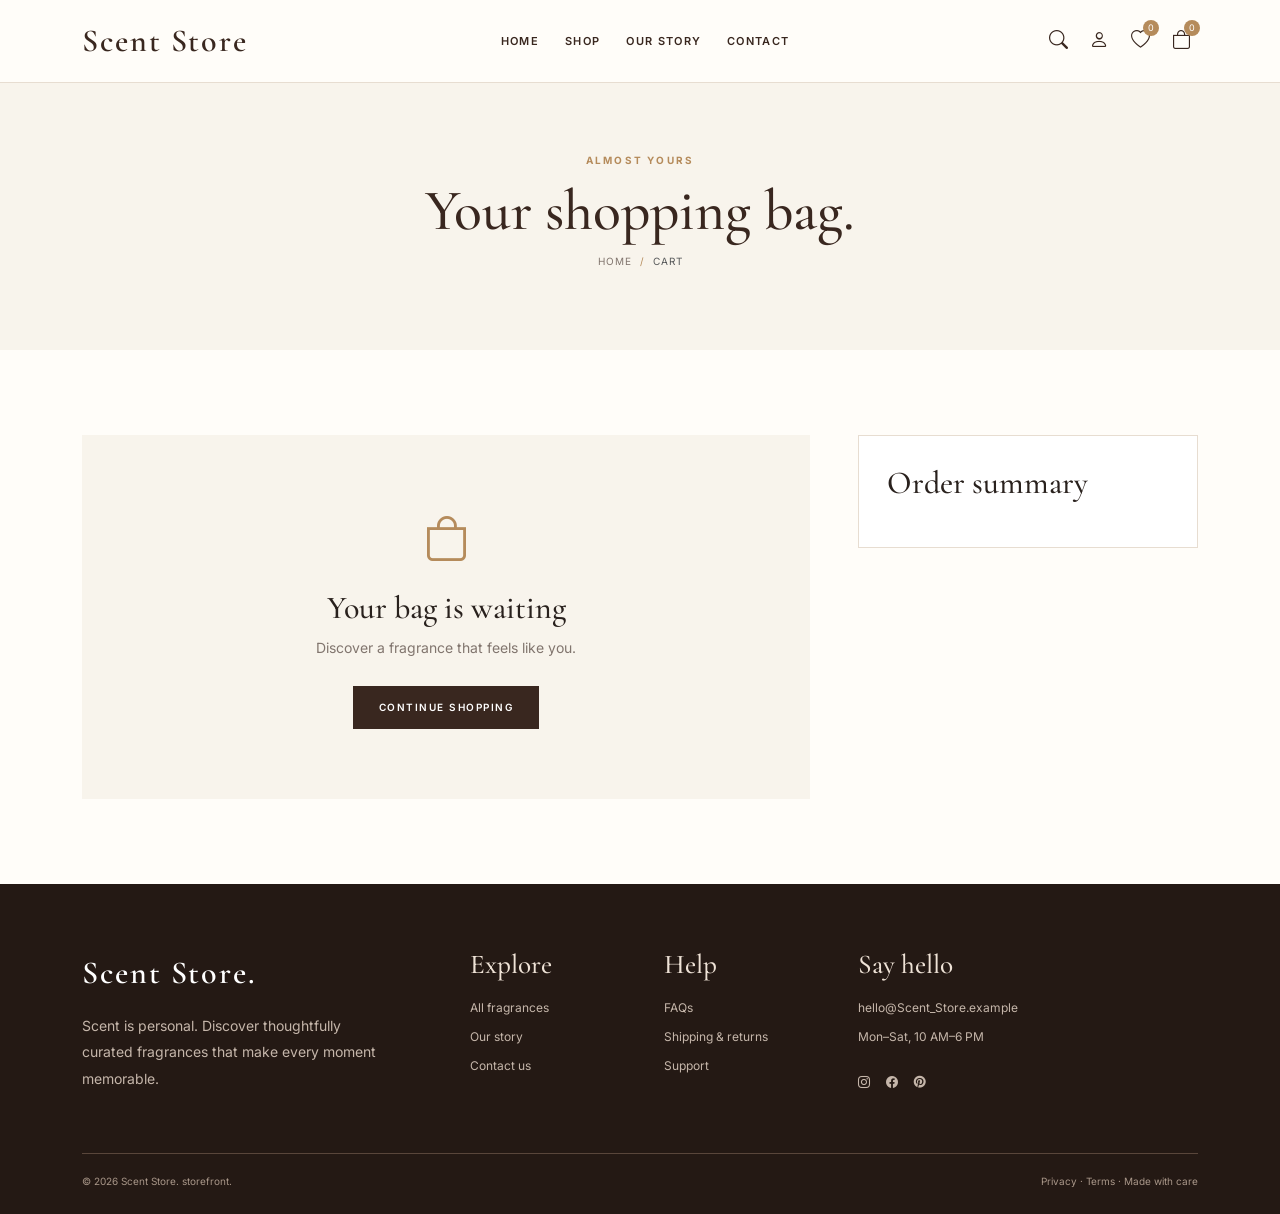
<file: pages/cart.html>
<!doctype html>
<html lang="en">

<head>
    <meta charset="utf-8">
    <meta name="viewport" content="width=device-width, initial-scale=1">
    <meta name="description" content="Discover elegant fragrances at  Scent Store.">
    <title>Shopping Bag | Scent Store</title>
    <link rel="preconnect" href="https://fonts.googleapis.com">
    <link
        href="https://fonts.googleapis.com/css2?family=Cormorant+Garamond:wght@400;500;600;700&family=Inter:wght@300;400;500;600;700&display=swap"
        rel="stylesheet">
    <link href="https://cdn.jsdelivr.net/npm/bootstrap@5.3.3/dist/css/bootstrap.min.css" rel="stylesheet">
    <link href="https://cdn.jsdelivr.net/npm/bootstrap-icons@1.11.3/font/bootstrap-icons.min.css" rel="stylesheet">
    <link href="../assets/css/style.css" rel="stylesheet">
</head>

<body>
    <header class="site-header">
        <div class="container">
            <div class="header-main d-flex align-items-center justify-content-between">
                <button class="mobile-menu-btn d-lg-none" data-bs-toggle="offcanvas" data-bs-target="#mobileMenu"
                    aria-label="Open menu"><i class="bi bi-list"></i></button>
                <a class="brand-name" href="../index.html">Scent Store</a>
                <nav class="desktop-nav d-none d-lg-block">
                    <ul class="navbar-nav flex-row">
                        <li class="nav-item"><a class="nav-link " href="../index.html">Home</a></li>
                        <li class="nav-item"><a class="nav-link " href="../pages/shop.html">Shop</a></li>
                        <li class="nav-item"><a class="nav-link " href="../pages/about.html">Our Story</a></li>
                        <li class="nav-item"><a class="nav-link " href="../pages/contact.html">Contact</a></li>
                    </ul>
                </nav>
                <div class="d-flex align-items-center gap-2"><button class="header-icon" data-search-toggle
                        aria-label="Search"><i class="bi bi-search"></i></button><a
                        class="header-icon d-none d-sm-inline-block" href="../pages/login.html" aria-label="Account"><i
                            class="bi bi-person"></i></a><a class="header-icon" href="../pages/wishlist.html"
                        aria-label="Wishlist"><i class="bi bi-heart"></i><span class="count-badge"
                            data-wish-count>0</span></a><a class="header-icon" href="../pages/cart.html"
                        aria-label="Cart"><i class="bi bi-bag"></i><span class="count-badge"
                            data-cart-count>0</span></a></div>
            </div>
        </div>
        <div class="search-panel" data-search-panel>
            <div class="container">
                <form action="../pages/shop.html" class="d-flex gap-2"><input class="form-control" name="q"
                        placeholder="Search your favourite fragrance..."><button class="btn btn-choco">Search</button>
                </form>
            </div>
        </div>
    </header>
    <div class="offcanvas offcanvas-start" tabindex="-1" id="mobileMenu">
        <div class="offcanvas-header"><span class="brand-name">Scent Store.</span><button class="btn-close"
                data-bs-dismiss="offcanvas"></button></div>
        <div class="offcanvas-body">
            <div class="list-group list-group-flush"><a class="list-group-item" href="../index.html">Home</a><a
                    class="list-group-item" href="../pages/shop.html">Shop</a><a class="list-group-item"
                    href="../pages/about.html">Our Story</a><a class="list-group-item"
                    href="../pages/contact.html">Contact</a><a class="list-group-item" href="../pages/login.html">My
                    Account</a><a class="list-group-item" href="../pages/cart.html">Shopping Bag</a></div>
        </div>
    </div>
    <main>
        <section class="page-hero">
            <div class="container"><span class="eyebrow">Almost yours</span>
                <h1>Your shopping bag.</h1>
                <ol class="breadcrumb">
                    <li class="breadcrumb-item"><a href="../index.html">Home</a></li>
                    <li class="breadcrumb-item active">Cart</li>
                </ol>
            </div>
        </section>
        <section class="section-pad">
            <div class="container">
                <div class="row g-5">
                    <div class="col-lg-8">
                        <div data-cart-items></div>
                    </div>
                    <div class="col-lg-4">
                        <div class="content-card">
                            <h2 class="serif fs-2 mb-3">Order summary</h2>
                            <div data-cart-summary></div>
                        </div>
                    </div>
                </div>
            </div>
        </section>
    </main>
    <footer class="site-footer">
        <div class="container">
            <div class="row g-5">
                <div class="col-lg-4"><a class="brand-name text-white" href="../index.html">Scent Store.</a>
                    <p class="mt-3" style="color:#c5b6aa;line-height:1.9;max-width:300px">Scent is personal. Discover
                        thoughtfully curated fragrances that make every moment memorable.</p>
                </div>
                <div class="col-6 col-lg-2">
                    <h3 class="footer-title">Explore</h3><a class="footer-link" href="../pages/shop.html">All
                        fragrances</a><a class="footer-link" href="../pages/about.html">Our story</a><a
                        class="footer-link" href="../pages/contact.html">Contact us</a>
                </div>
                <div class="col-6 col-lg-2">
                    <h3 class="footer-title">Help</h3><a class="footer-link" href="../pages/faq.html">FAQs</a><a
                        class="footer-link" href="../pages/shipping.html">Shipping & returns</a><a class="footer-link"
                        href="../pages/contact.html">Support</a>
                </div>
                <div class="col-lg-3">
                    <h3 class="footer-title">Say hello</h3><a class="footer-link"
                        href="mailto:hello@ Scent_Store.example">hello@Scent_Store.example</a><span
                        class="footer-link">Mon–Sat, 10 AM–6 PM</span>
                    <div class="d-flex gap-3 mt-3"><a class="footer-link" href="#"><i class="bi bi-instagram"></i></a><a
                            class="footer-link" href="#"><i class="bi bi-facebook"></i></a><a class="footer-link"
                            href="#"><i class="bi bi-pinterest"></i></a></div>
                </div>
            </div>
            <div class="footer-bottom d-flex flex-column flex-md-row justify-content-between gap-2"><span>© 2026
                    Scent Store. storefront.</span><span>Privacy · Terms · Made with care</span></div>
        </div>
    </footer>
    <script src="https://cdn.jsdelivr.net/npm/bootstrap@5.3.3/dist/js/bootstrap.bundle.min.js"></script>
    <script src="../assets/js/main.js"></script>
</body>

</html>
</file>
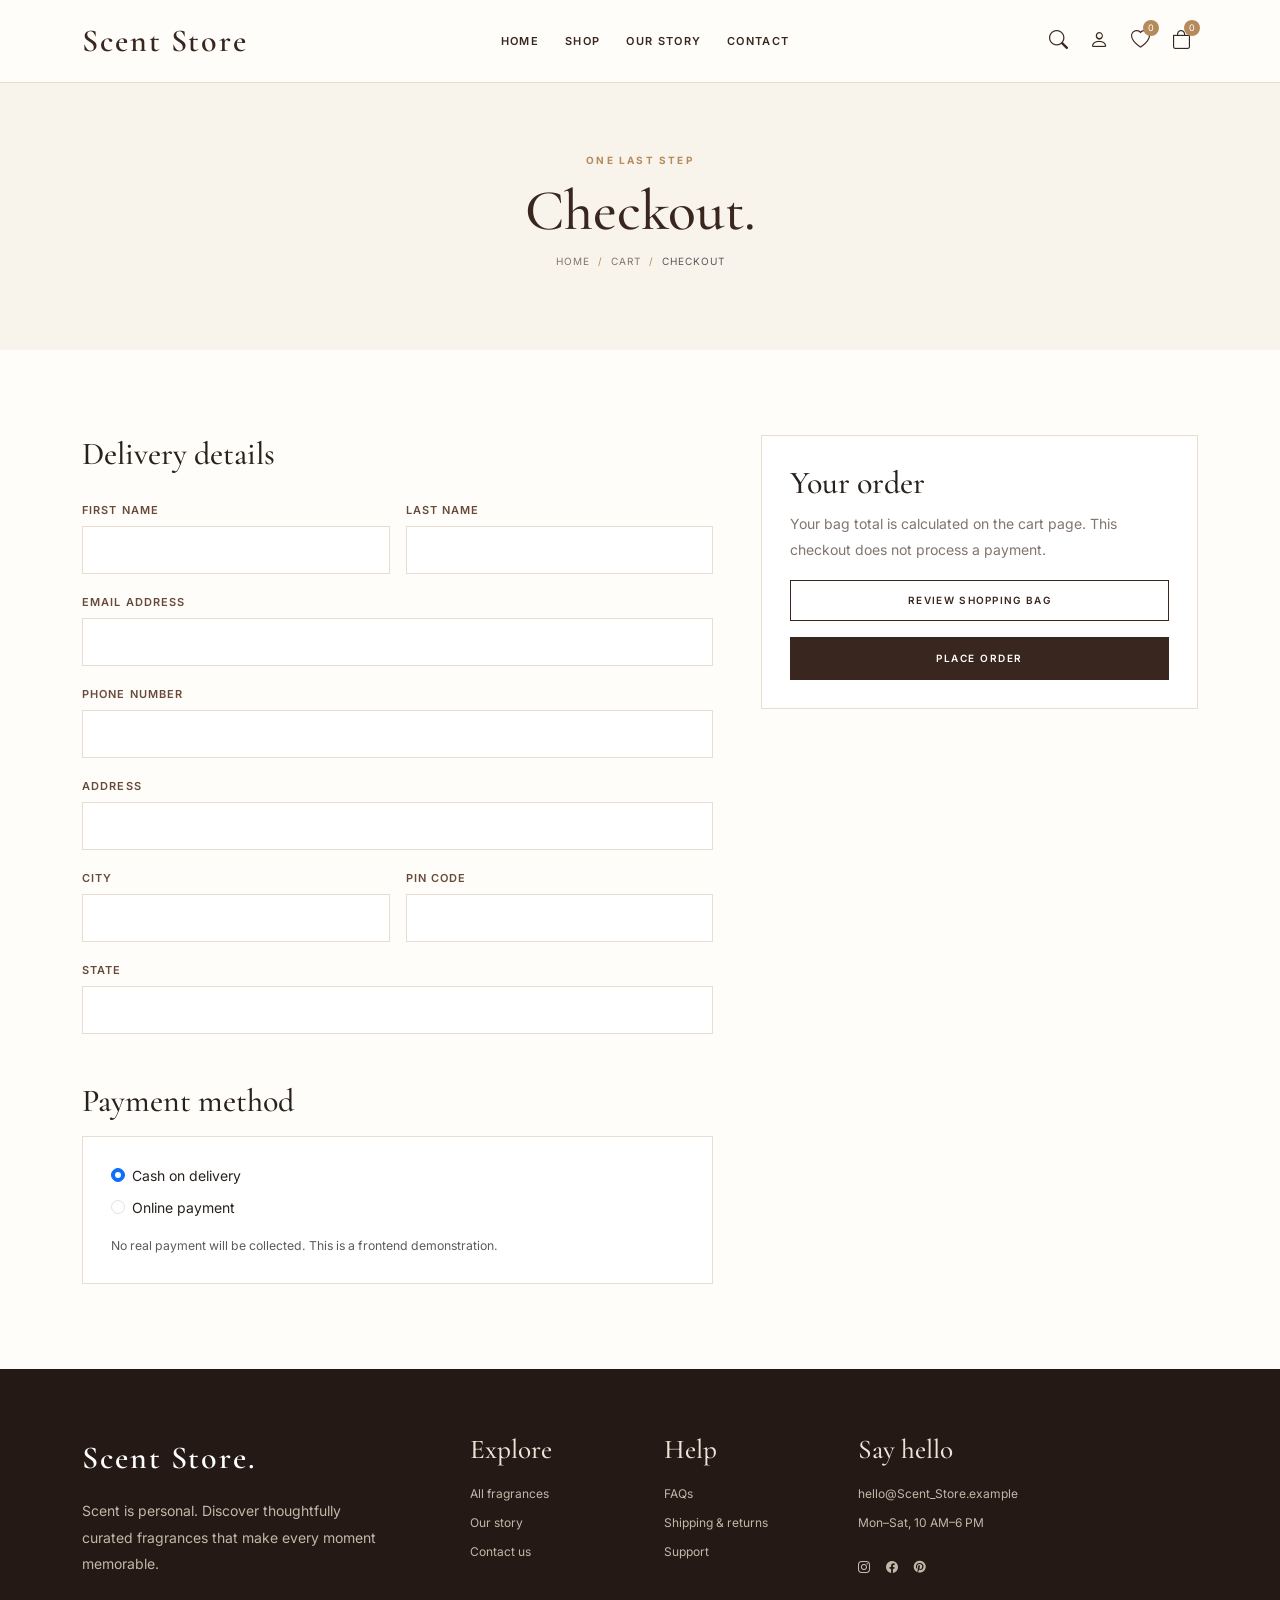
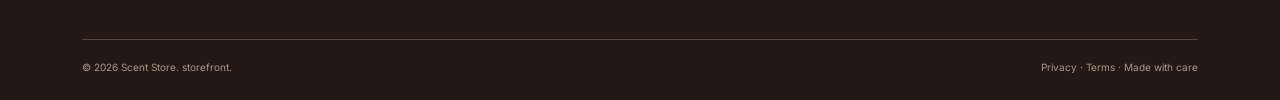
<file: pages/checkout.html>
<!doctype html>
<html lang="en">

<head>
    <meta charset="utf-8">
    <meta name="viewport" content="width=device-width, initial-scale=1">
    <meta name="description" content="Discover elegant fragrances at ShopEase.">
    <title>Checkout | Scent Store</title>
    <link rel="preconnect" href="https://fonts.googleapis.com">
    <link
        href="https://fonts.googleapis.com/css2?family=Cormorant+Garamond:wght@400;500;600;700&family=Inter:wght@300;400;500;600;700&display=swap"
        rel="stylesheet">
    <link href="https://cdn.jsdelivr.net/npm/bootstrap@5.3.3/dist/css/bootstrap.min.css" rel="stylesheet">
    <link href="https://cdn.jsdelivr.net/npm/bootstrap-icons@1.11.3/font/bootstrap-icons.min.css" rel="stylesheet">
    <link href="../assets/css/style.css" rel="stylesheet">
</head>

<body>
    <header class="site-header">
        <div class="container">
            <div class="header-main d-flex align-items-center justify-content-between">
                <button class="mobile-menu-btn d-lg-none" data-bs-toggle="offcanvas" data-bs-target="#mobileMenu"
                    aria-label="Open menu"><i class="bi bi-list"></i></button>
                <a class="brand-name" href="../index.html">Scent Store</a>
                <nav class="desktop-nav d-none d-lg-block">
                    <ul class="navbar-nav flex-row">
                        <li class="nav-item"><a class="nav-link " href="../index.html">Home</a></li>
                        <li class="nav-item"><a class="nav-link " href="../pages/shop.html">Shop</a></li>
                        <li class="nav-item"><a class="nav-link " href="../pages/about.html">Our Story</a></li>
                        <li class="nav-item"><a class="nav-link " href="../pages/contact.html">Contact</a></li>
                    </ul>
                </nav>
                <div class="d-flex align-items-center gap-2"><button class="header-icon" data-search-toggle
                        aria-label="Search"><i class="bi bi-search"></i></button><a
                        class="header-icon d-none d-sm-inline-block" href="../pages/login.html" aria-label="Account"><i
                            class="bi bi-person"></i></a><a class="header-icon" href="../pages/wishlist.html"
                        aria-label="Wishlist"><i class="bi bi-heart"></i><span class="count-badge"
                            data-wish-count>0</span></a><a class="header-icon" href="../pages/cart.html"
                        aria-label="Cart"><i class="bi bi-bag"></i><span class="count-badge"
                            data-cart-count>0</span></a></div>
            </div>
        </div>
        <div class="search-panel" data-search-panel>
            <div class="container">
                <form action="../pages/shop.html" class="d-flex gap-2"><input class="form-control" name="q"
                        placeholder="Search your favourite fragrance..."><button class="btn btn-choco">Search</button>
                </form>
            </div>
        </div>
    </header>
    <div class="offcanvas offcanvas-start" tabindex="-1" id="mobileMenu">
        <div class="offcanvas-header"><span class="brand-name">Scent Store.</span><button class="btn-close"
                data-bs-dismiss="offcanvas"></button></div>
        <div class="offcanvas-body">
            <div class="list-group list-group-flush"><a class="list-group-item" href="../index.html">Home</a><a
                    class="list-group-item" href="../pages/shop.html">Shop</a><a class="list-group-item"
                    href="../pages/about.html">Our Story</a><a class="list-group-item"
                    href="../pages/contact.html">Contact</a><a class="list-group-item" href="../pages/login.html">My
                    Account</a><a class="list-group-item" href="../pages/cart.html">Shopping Bag</a></div>
        </div>
    </div>
    <main>
        <section class="page-hero">
            <div class="container"><span class="eyebrow">One last step</span>
                <h1>Checkout.</h1>
                <ol class="breadcrumb">
                    <li class="breadcrumb-item"><a href="../index.html">Home</a></li>
                    <li class="breadcrumb-item"><a href="cart.html">Cart</a></li>
                    <li class="breadcrumb-item active">Checkout</li>
                </ol>
            </div>
        </section>
        <section class="section-pad">
            <div class="container">
                <form data-checkout-form>
                    <div class="row g-5">
                        <div class="col-lg-7">
                            <h2 class="serif fs-2 mb-4">Delivery details</h2>
                            <div class="row g-3">
                                <div class="col-md-6"><label class="form-label">First name</label><input
                                        class="form-control" required></div>
                                <div class="col-md-6"><label class="form-label">Last name</label><input
                                        class="form-control" required></div>
                                <div class="col-12"><label class="form-label">Email address</label><input type="email"
                                        class="form-control" required></div>
                                <div class="col-12"><label class="form-label">Phone number</label><input type="tel"
                                        class="form-control" required></div>
                                <div class="col-12"><label class="form-label">Address</label><input class="form-control"
                                        required></div>
                                <div class="col-md-6"><label class="form-label">City</label><input class="form-control"
                                        required></div>
                                <div class="col-md-6"><label class="form-label">PIN code</label><input
                                        class="form-control" required></div>
                                <div class="col-12"><label class="form-label">State</label><input class="form-control"
                                        required></div>
                            </div>
                            <h2 class="serif fs-2 mt-5 mb-3">Payment method</h2>
                            <div class="content-card">
                                <div class="form-check mb-2"><input class="form-check-input" type="radio" name="payment"
                                        checked><label class="form-check-label">Cash on delivery</label></div>
                                <div class="form-check"><input class="form-check-input" type="radio"
                                        name="payment"><label class="form-check-label">Online payment</label></div>
                                <p class="small text-muted mt-3 mb-0">No real payment will be collected. This is a
                                    frontend demonstration.</p>
                            </div>
                        </div>
                        <div class="col-lg-5">
                            <div class="content-card">
                                <h2 class="serif fs-2">Your order</h2>
                                <p class="section-copy">Your bag total is calculated on the cart page. This
                                    checkout does not process a payment.</p><a href="cart.html"
                                    class="btn btn-outline-choco w-100 mb-3">Review shopping bag</a><button
                                    class="btn btn-choco w-100" type="submit">Place order</button>
                            </div>
                        </div>
                    </div>
                </form>
            </div>
        </section>
    </main>
    <footer class="site-footer">
        <div class="container">
            <div class="row g-5">
                <div class="col-lg-4"><a class="brand-name text-white" href="../index.html">Scent Store.</a>
                    <p class="mt-3" style="color:#c5b6aa;line-height:1.9;max-width:300px">Scent is personal. Discover
                        thoughtfully curated fragrances that make every moment memorable.</p>
                </div>
                <div class="col-6 col-lg-2">
                    <h3 class="footer-title">Explore</h3><a class="footer-link" href="../pages/shop.html">All
                        fragrances</a><a class="footer-link" href="../pages/about.html">Our story</a><a
                        class="footer-link" href="../pages/contact.html">Contact us</a>
                </div>
                <div class="col-6 col-lg-2">
                    <h3 class="footer-title">Help</h3><a class="footer-link" href="../pages/faq.html">FAQs</a><a
                        class="footer-link" href="../pages/shipping.html">Shipping & returns</a><a class="footer-link"
                        href="../pages/contact.html">Support</a>
                </div>
                <div class="col-lg-3">
                    <h3 class="footer-title">Say hello</h3><a class="footer-link"
                        href="mailto:hello@shopease.example">hello@Scent_Store.example</a><span
                        class="footer-link">Mon–Sat, 10 AM–6 PM</span>
                    <div class="d-flex gap-3 mt-3"><a class="footer-link" href="#"><i class="bi bi-instagram"></i></a><a
                            class="footer-link" href="#"><i class="bi bi-facebook"></i></a><a class="footer-link"
                            href="#"><i class="bi bi-pinterest"></i></a></div>
                </div>
            </div>
            <div class="footer-bottom d-flex flex-column flex-md-row justify-content-between gap-2"><span>© 2026
                    Scent Store. storefront.</span><span>Privacy · Terms · Made with care</span></div>
        </div>
    </footer>
    <script src="https://cdn.jsdelivr.net/npm/bootstrap@5.3.3/dist/js/bootstrap.bundle.min.js"></script>
    <script src="../assets/js/main.js"></script>
</body>

</html>
</file>
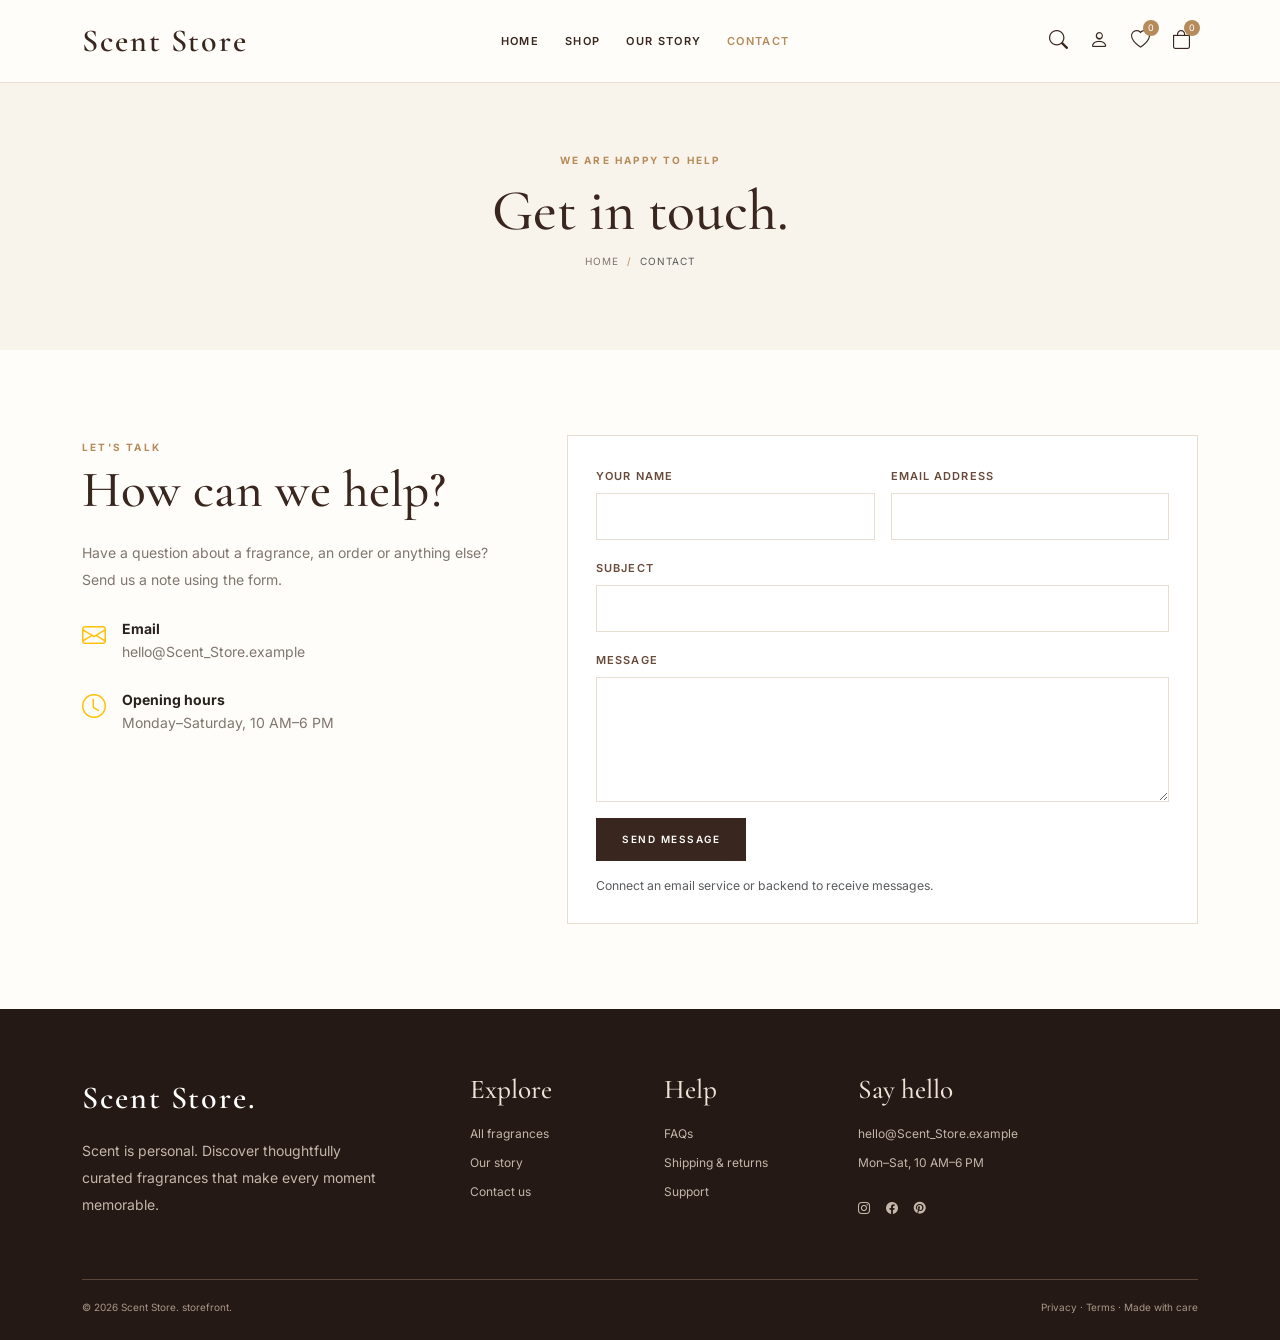
<file: pages/contact.html>
<!doctype html>
<html lang="en">

<head>
    <meta charset="utf-8">
    <meta name="viewport" content="width=device-width, initial-scale=1">
    <meta name="description" content="Discover elegant fragrances at  Scent Store.">
    <title>Contact | Scent Store</title>
    <link rel="preconnect" href="https://fonts.googleapis.com">
    <link
        href="https://fonts.googleapis.com/css2?family=Cormorant+Garamond:wght@400;500;600;700&family=Inter:wght@300;400;500;600;700&display=swap"
        rel="stylesheet">
    <link href="https://cdn.jsdelivr.net/npm/bootstrap@5.3.3/dist/css/bootstrap.min.css" rel="stylesheet">
    <link href="https://cdn.jsdelivr.net/npm/bootstrap-icons@1.11.3/font/bootstrap-icons.min.css" rel="stylesheet">
    <link href="../assets/css/style.css" rel="stylesheet">
</head>

<body>
    <header class="site-header">
        <div class="container">
            <div class="header-main d-flex align-items-center justify-content-between">
                <button class="mobile-menu-btn d-lg-none" data-bs-toggle="offcanvas" data-bs-target="#mobileMenu"
                    aria-label="Open menu"><i class="bi bi-list"></i></button>
                <a class="brand-name" href="../index.html">Scent Store</a>
                <nav class="desktop-nav d-none d-lg-block">
                    <ul class="navbar-nav flex-row">
                        <li class="nav-item"><a class="nav-link " href="../index.html">Home</a></li>
                        <li class="nav-item"><a class="nav-link " href="../pages/shop.html">Shop</a></li>
                        <li class="nav-item"><a class="nav-link " href="../pages/about.html">Our Story</a></li>
                        <li class="nav-item"><a class="nav-link active" href="../pages/contact.html">Contact</a></li>
                    </ul>
                </nav>
                <div class="d-flex align-items-center gap-2"><button class="header-icon" data-search-toggle
                        aria-label="Search"><i class="bi bi-search"></i></button><a
                        class="header-icon d-none d-sm-inline-block" href="../pages/login.html" aria-label="Account"><i
                            class="bi bi-person"></i></a><a class="header-icon" href="../pages/wishlist.html"
                        aria-label="Wishlist"><i class="bi bi-heart"></i><span class="count-badge"
                            data-wish-count>0</span></a><a class="header-icon" href="../pages/cart.html"
                        aria-label="Cart"><i class="bi bi-bag"></i><span class="count-badge"
                            data-cart-count>0</span></a></div>
            </div>
        </div>
        <div class="search-panel" data-search-panel>
            <div class="container">
                <form action="../pages/shop.html" class="d-flex gap-2"><input class="form-control" name="q"
                        placeholder="Search your favourite fragrance..."><button class="btn btn-choco">Search</button>
                </form>
            </div>
        </div>
    </header>
    <div class="offcanvas offcanvas-start" tabindex="-1" id="mobileMenu">
        <div class="offcanvas-header"><span class="brand-name">Scent Store.</span><button class="btn-close"
                data-bs-dismiss="offcanvas"></button></div>
        <div class="offcanvas-body">
            <div class="list-group list-group-flush"><a class="list-group-item" href="../index.html">Home</a><a
                    class="list-group-item" href="../pages/shop.html">Shop</a><a class="list-group-item"
                    href="../pages/about.html">Our Story</a><a class="list-group-item"
                    href="../pages/contact.html">Contact</a><a class="list-group-item" href="../pages/login.html">My
                    Account</a><a class="list-group-item" href="../pages/cart.html">Shopping Bag</a></div>
        </div>
    </div>
    <main>
        <section class="page-hero">
            <div class="container"><span class="eyebrow">We are happy to help</span>
                <h1>Get in touch.</h1>
                <ol class="breadcrumb">
                    <li class="breadcrumb-item"><a href="../index.html">Home</a></li>
                    <li class="breadcrumb-item active">Contact</li>
                </ol>
            </div>
        </section>
        <section class="section-pad">
            <div class="container">
                <div class="row g-5">
                    <div class="col-lg-5"><span class="eyebrow">Let's talk</span>
                        <h2 class="section-title mt-2">How can we help?</h2>
                        <p class="section-copy my-4">Have a question about a fragrance, an order or anything else? Send
                            us a note using the form.</p>
                        <div class="d-flex gap-3 mb-4"><i class="bi bi-envelope fs-4 text-warning"></i>
                            <div><strong>Email</strong>
                                <p class="section-copy mb-0">hello@Scent_Store.example</p>
                            </div>
                        </div>
                        <div class="d-flex gap-3 mb-4"><i class="bi bi-clock fs-4 text-warning"></i>
                            <div><strong>Opening hours</strong>
                                <p class="section-copy mb-0">Monday–Saturday, 10 AM–6 PM</p>
                            </div>
                        </div>
                    </div>
                    <div class="col-lg-7">
                        <div class="content-card">
                            <form data-contact-form>
                                <div class="row g-3">
                                    <div class="col-md-6"><label class="form-label">Your name</label><input
                                            class="form-control" required></div>
                                    <div class="col-md-6"><label class="form-label">Email address</label><input
                                            type="email" class="form-control" required></div>
                                    <div class="col-12"><label class="form-label">Subject</label><input
                                            class="form-control" required></div>
                                    <div class="col-12"><label class="form-label">Message</label><textarea
                                            class="form-control" rows="5" required></textarea></div>
                                    <div class="col-12"><button class="btn btn-choco">Send message</button></div>
                                </div>
                            </form>
                            <p class="small text-muted mt-3 mb-0">Connect an email service or backend to
                                receive messages.</p>
                        </div>
                    </div>
                </div>
            </div>
        </section>
    </main>
    <footer class="site-footer">
        <div class="container">
            <div class="row g-5">
                <div class="col-lg-4"><a class="brand-name text-white" href="../index.html">Scent Store.</a>
                    <p class="mt-3" style="color:#c5b6aa;line-height:1.9;max-width:300px">Scent is personal. Discover
                        thoughtfully curated fragrances that make every moment memorable.</p>
                </div>
                <div class="col-6 col-lg-2">
                    <h3 class="footer-title">Explore</h3><a class="footer-link" href="../pages/shop.html">All
                        fragrances</a><a class="footer-link" href="../pages/about.html">Our story</a><a
                        class="footer-link" href="../pages/contact.html">Contact us</a>
                </div>
                <div class="col-6 col-lg-2">
                    <h3 class="footer-title">Help</h3><a class="footer-link" href="../pages/faq.html">FAQs</a><a
                        class="footer-link" href="../pages/shipping.html">Shipping & returns</a><a class="footer-link"
                        href="../pages/contact.html">Support</a>
                </div>
                <div class="col-lg-3">
                    <h3 class="footer-title">Say hello</h3><a class="footer-link"
                        href="mailto:hello@shopease.example">hello@Scent_Store.example</a><span
                        class="footer-link">Mon–Sat, 10 AM–6 PM</span>
                    <div class="d-flex gap-3 mt-3"><a class="footer-link" href="#"><i class="bi bi-instagram"></i></a><a
                            class="footer-link" href="#"><i class="bi bi-facebook"></i></a><a class="footer-link"
                            href="#"><i class="bi bi-pinterest"></i></a></div>
                </div>
            </div>
            <div class="footer-bottom d-flex flex-column flex-md-row justify-content-between gap-2"><span>© 2026
                    Scent Store. storefront.</span><span>Privacy · Terms · Made with care</span></div>
        </div>
    </footer>
    <script src="https://cdn.jsdelivr.net/npm/bootstrap@5.3.3/dist/js/bootstrap.bundle.min.js"></script>
    <script src="../assets/js/main.js"></script>
</body>

</html>
</file>
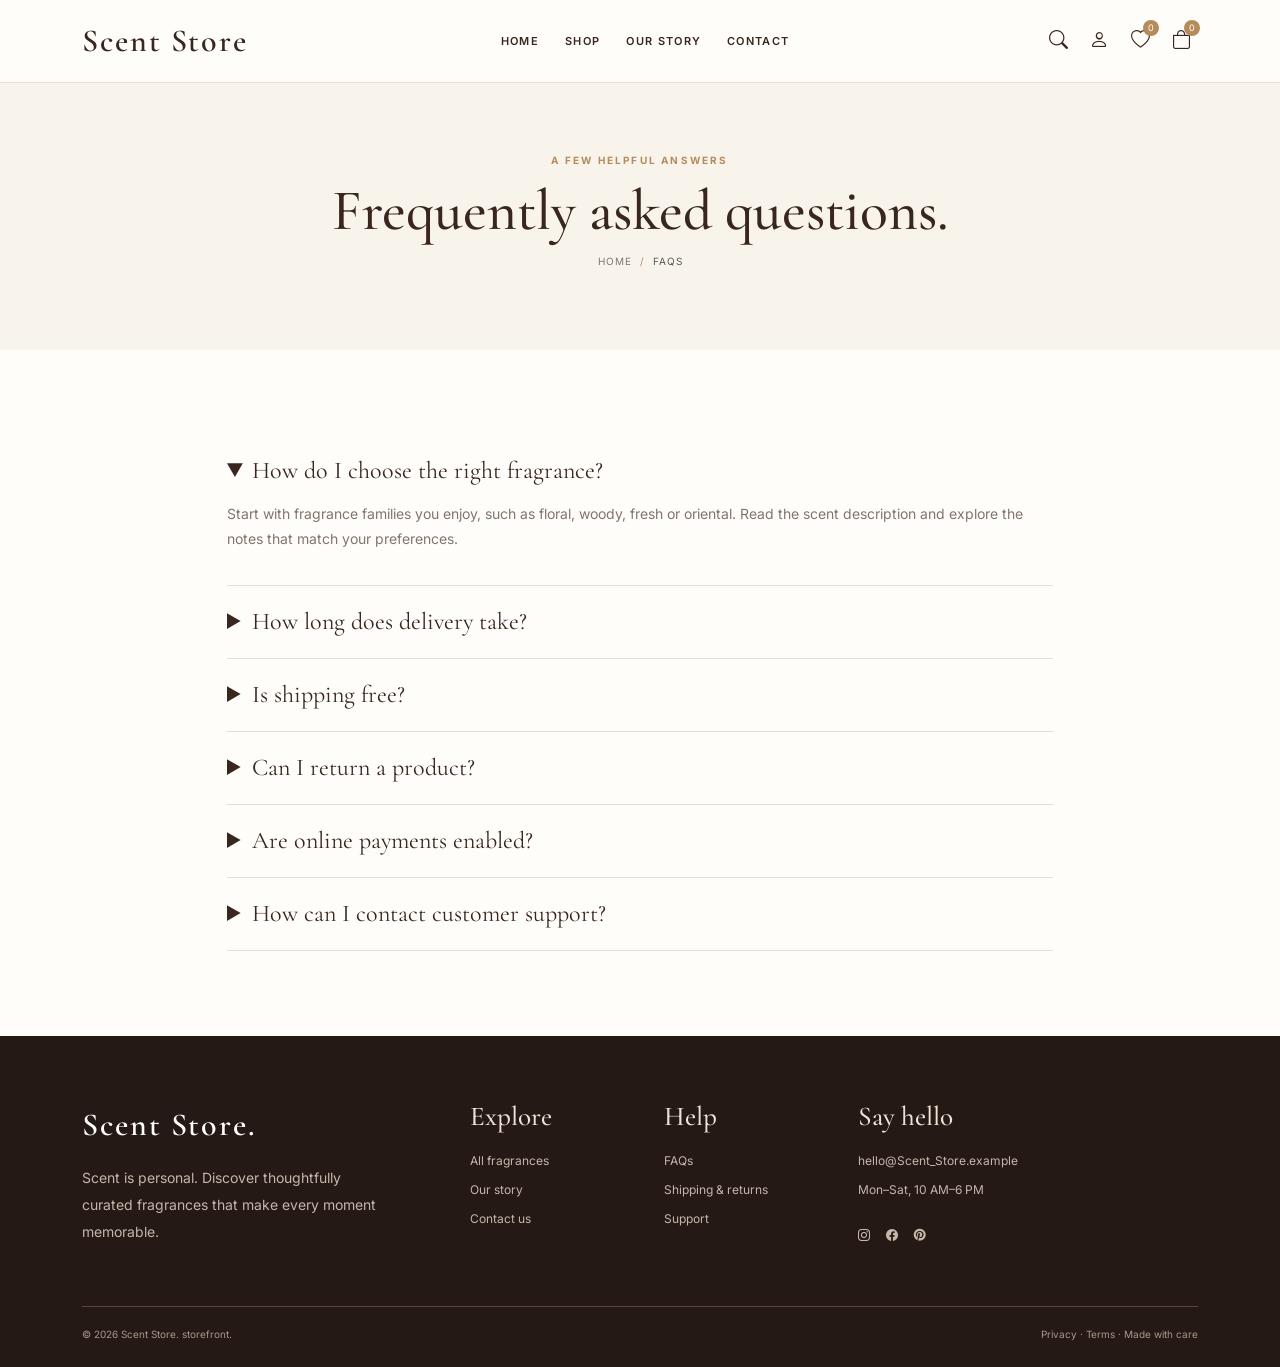
<file: pages/faq.html>
<!doctype html>
<html lang="en">

<head>
    <meta charset="utf-8">
    <meta name="viewport" content="width=device-width, initial-scale=1">
    <meta name="description" content="Discover elegant fragrances at  Scent Store.">
    <title>FAQs | Scent Store</title>
    <link rel="preconnect" href="https://fonts.googleapis.com">
    <link
        href="https://fonts.googleapis.com/css2?family=Cormorant+Garamond:wght@400;500;600;700&family=Inter:wght@300;400;500;600;700&display=swap"
        rel="stylesheet">
    <link href="https://cdn.jsdelivr.net/npm/bootstrap@5.3.3/dist/css/bootstrap.min.css" rel="stylesheet">
    <link href="https://cdn.jsdelivr.net/npm/bootstrap-icons@1.11.3/font/bootstrap-icons.min.css" rel="stylesheet">
    <link href="../assets/css/style.css" rel="stylesheet">
</head>

<body>
    <header class="site-header">
        <div class="container">
            <div class="header-main d-flex align-items-center justify-content-between">
                <button class="mobile-menu-btn d-lg-none" data-bs-toggle="offcanvas" data-bs-target="#mobileMenu"
                    aria-label="Open menu"><i class="bi bi-list"></i></button>
                <a class="brand-name" href="../index.html">Scent Store</a>
                <nav class="desktop-nav d-none d-lg-block">
                    <ul class="navbar-nav flex-row">
                        <li class="nav-item"><a class="nav-link " href="../index.html">Home</a></li>
                        <li class="nav-item"><a class="nav-link " href="../pages/shop.html">Shop</a></li>
                        <li class="nav-item"><a class="nav-link " href="../pages/about.html">Our Story</a></li>
                        <li class="nav-item"><a class="nav-link " href="../pages/contact.html">Contact</a></li>
                    </ul>
                </nav>
                <div class="d-flex align-items-center gap-2"><button class="header-icon" data-search-toggle
                        aria-label="Search"><i class="bi bi-search"></i></button><a
                        class="header-icon d-none d-sm-inline-block" href="../pages/login.html" aria-label="Account"><i
                            class="bi bi-person"></i></a><a class="header-icon" href="../pages/wishlist.html"
                        aria-label="Wishlist"><i class="bi bi-heart"></i><span class="count-badge"
                            data-wish-count>0</span></a><a class="header-icon" href="../pages/cart.html"
                        aria-label="Cart"><i class="bi bi-bag"></i><span class="count-badge"
                            data-cart-count>0</span></a></div>
            </div>
        </div>
        <div class="search-panel" data-search-panel>
            <div class="container">
                <form action="../pages/shop.html" class="d-flex gap-2"><input class="form-control" name="q"
                        placeholder="Search your favourite fragrance..."><button class="btn btn-choco">Search</button>
                </form>
            </div>
        </div>
    </header>
    <div class="offcanvas offcanvas-start" tabindex="-1" id="mobileMenu">
        <div class="offcanvas-header"><span class="brand-name">Scent Store.</span><button class="btn-close"
                data-bs-dismiss="offcanvas"></button></div>
        <div class="offcanvas-body">
            <div class="list-group list-group-flush"><a class="list-group-item" href="../index.html">Home</a><a
                    class="list-group-item" href="../pages/shop.html">Shop</a><a class="list-group-item"
                    href="../pages/about.html">Our Story</a><a class="list-group-item"
                    href="../pages/contact.html">Contact</a><a class="list-group-item" href="../pages/login.html">My
                    Account</a><a class="list-group-item" href="../pages/cart.html">Shopping Bag</a></div>
        </div>
    </div>
    <main>
        <section class="page-hero">
            <div class="container"><span class="eyebrow">A few helpful answers</span>
                <h1>Frequently asked questions.</h1>
                <ol class="breadcrumb">
                    <li class="breadcrumb-item"><a href="../index.html">Home</a></li>
                    <li class="breadcrumb-item active">FAQs</li>
                </ol>
            </div>
        </section>
        <section class="section-pad">
            <div class="container" style="max-width:850px">
                <details class="faq-item" open>
                    <summary>How do I choose the right fragrance?</summary>
                    <p>Start with fragrance families you enjoy, such as floral, woody, fresh or oriental. Read the scent
                        description and explore the notes that match your preferences.</p>
                </details>
                <details class="faq-item">
                    <summary>How long does delivery take?</summary>
                    <p>Delivery estimates depend on the destination and shipping partner.</p>
                </details>
                <details class="faq-item">
                    <summary>Is shipping free?</summary>
                    <p>The sample store displays complimentary shipping on orders above ₹1,999. This is illustrative
                        content and is not a live shipping offer.</p>
                </details>
                <details class="faq-item">
                    <summary>Can I return a product?</summary>
                    <p>Return eligibility depends on product condition and the applicable store policy. A real store
                        should publish its complete return and refund terms before accepting orders.</p>
                </details>
                <details class="faq-item">
                    <summary>Are online payments enabled?</summary>
                    <p>No. Checkout is a demonstration only. No payment gateway is connected and no money is collected.
                    </p>
                </details>
                <details class="faq-item">
                    <summary>How can I contact customer support?</summary>
                    <p>Use the contact page form or email hello@Scent_Store.example. The email is a placeholder for this
                        sample project.</p>
                </details>
            </div>
        </section>
    </main>
    <footer class="site-footer">
        <div class="container">
            <div class="row g-5">
                <div class="col-lg-4"><a class="brand-name text-white" href="../index.html">Scent Store.</a>
                    <p class="mt-3" style="color:#c5b6aa;line-height:1.9;max-width:300px">Scent is personal. Discover
                        thoughtfully curated fragrances that make every moment memorable.</p>
                </div>
                <div class="col-6 col-lg-2">
                    <h3 class="footer-title">Explore</h3><a class="footer-link" href="../pages/shop.html">All
                        fragrances</a><a class="footer-link" href="../pages/about.html">Our story</a><a
                        class="footer-link" href="../pages/contact.html">Contact us</a>
                </div>
                <div class="col-6 col-lg-2">
                    <h3 class="footer-title">Help</h3><a class="footer-link" href="../pages/faq.html">FAQs</a><a
                        class="footer-link" href="../pages/shipping.html">Shipping & returns</a><a class="footer-link"
                        href="../pages/contact.html">Support</a>
                </div>
                <div class="col-lg-3">
                    <h3 class="footer-title">Say hello</h3><a class="footer-link"
                        href="mailto:hello@shopease.example">hello@Scent_Store.example</a><span
                        class="footer-link">Mon–Sat, 10 AM–6 PM</span>
                    <div class="d-flex gap-3 mt-3"><a class="footer-link" href="#"><i class="bi bi-instagram"></i></a><a
                            class="footer-link" href="#"><i class="bi bi-facebook"></i></a><a class="footer-link"
                            href="#"><i class="bi bi-pinterest"></i></a></div>
                </div>
            </div>
            <div class="footer-bottom d-flex flex-column flex-md-row justify-content-between gap-2"><span>© 2026
                    Scent Store. storefront.</span><span>Privacy · Terms · Made with care</span></div>
        </div>
    </footer>
    <script src="https://cdn.jsdelivr.net/npm/bootstrap@5.3.3/dist/js/bootstrap.bundle.min.js"></script>
    <script src="../assets/js/main.js"></script>
</body>

</html>
</file>
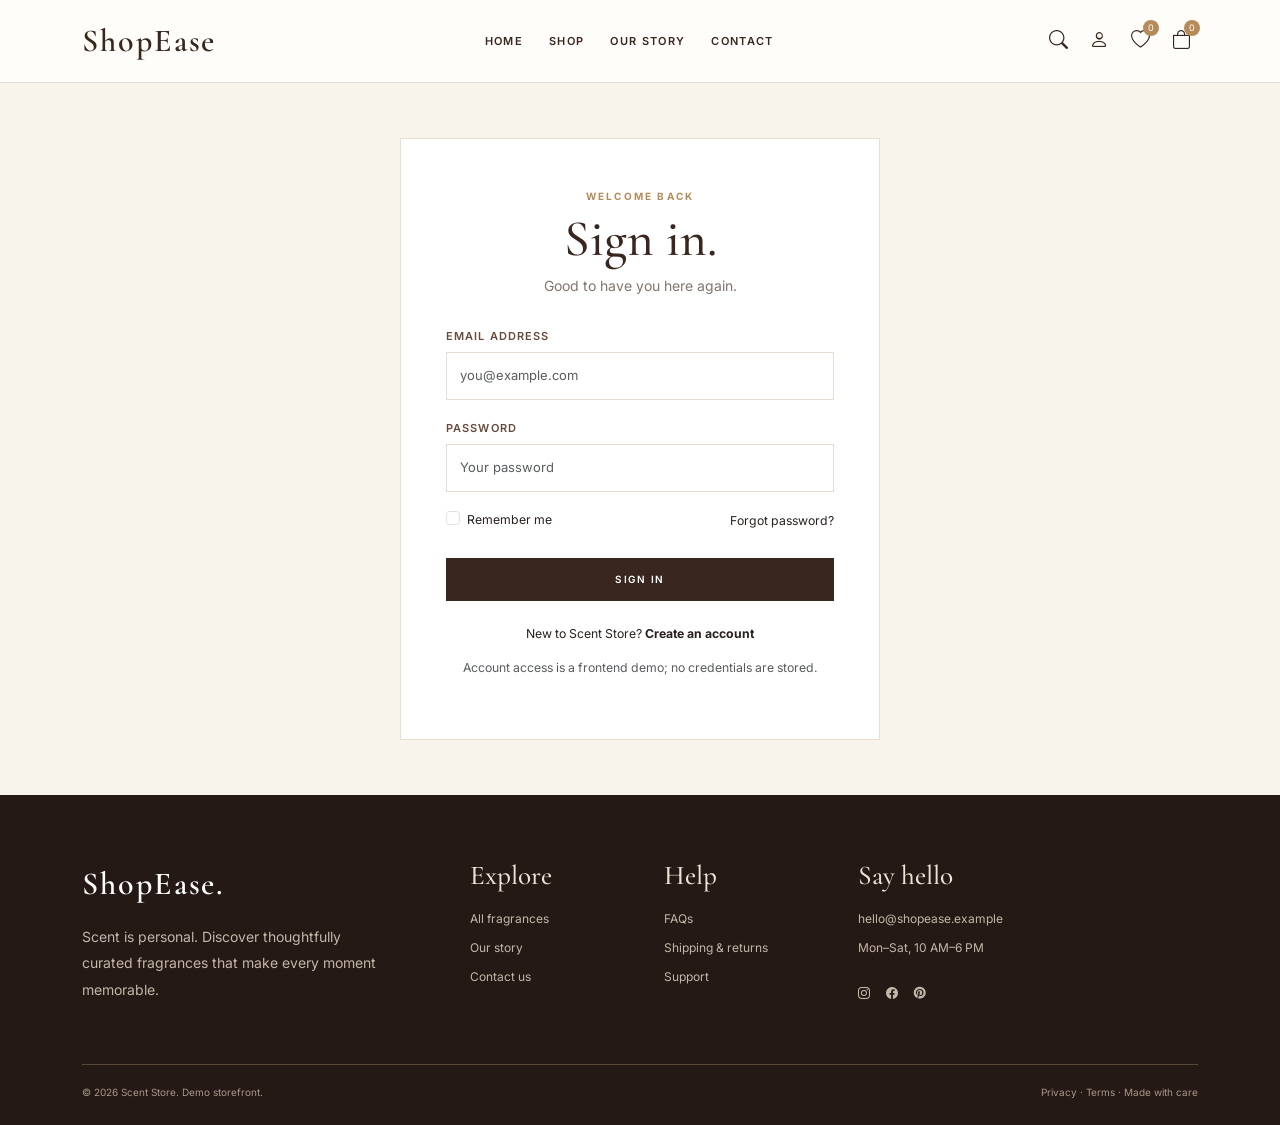
<file: pages/login.html>
<!doctype html>
<html lang="en">

<head>
    <meta charset="utf-8">
    <meta name="viewport" content="width=device-width, initial-scale=1">
    <meta name="description" content="Discover elegant fragrances at ShopEase.">
    <title>Sign In | ShopEase</title>
    <link rel="preconnect" href="https://fonts.googleapis.com">
    <link
        href="https://fonts.googleapis.com/css2?family=Cormorant+Garamond:wght@400;500;600;700&family=Inter:wght@300;400;500;600;700&display=swap"
        rel="stylesheet">
    <link href="https://cdn.jsdelivr.net/npm/bootstrap@5.3.3/dist/css/bootstrap.min.css" rel="stylesheet">
    <link href="https://cdn.jsdelivr.net/npm/bootstrap-icons@1.11.3/font/bootstrap-icons.min.css" rel="stylesheet">
    <link href="../assets/css/style.css" rel="stylesheet">
</head>

<body>
    
    <header class="site-header">
        <div class="container">
            <div class="header-main d-flex align-items-center justify-content-between">
                <button class="mobile-menu-btn d-lg-none" data-bs-toggle="offcanvas" data-bs-target="#mobileMenu"
                    aria-label="Open menu"><i class="bi bi-list"></i></button>
                <a class="brand-name" href="../index.html">ShopEase</a>
                <nav class="desktop-nav d-none d-lg-block">
                    <ul class="navbar-nav flex-row">
                        <li class="nav-item"><a class="nav-link " href="../index.html">Home</a></li>
                        <li class="nav-item"><a class="nav-link " href="../pages/shop.html">Shop</a></li>
                        <li class="nav-item"><a class="nav-link " href="../pages/about.html">Our Story</a></li>
                        <li class="nav-item"><a class="nav-link " href="../pages/contact.html">Contact</a></li>
                    </ul>
                </nav>
                <div class="d-flex align-items-center gap-2"><button class="header-icon" data-search-toggle
                        aria-label="Search"><i class="bi bi-search"></i></button><a
                        class="header-icon d-none d-sm-inline-block" href="../pages/login.html" aria-label="Account"><i
                            class="bi bi-person"></i></a><a class="header-icon" href="../pages/wishlist.html"
                        aria-label="Wishlist"><i class="bi bi-heart"></i><span class="count-badge"
                            data-wish-count>0</span></a><a class="header-icon" href="../pages/cart.html"
                        aria-label="Cart"><i class="bi bi-bag"></i><span class="count-badge"
                            data-cart-count>0</span></a></div>
            </div>
        </div>
        <div class="search-panel" data-search-panel>
            <div class="container">
                <form action="../pages/shop.html" class="d-flex gap-2"><input class="form-control" name="q"
                        placeholder="Search your favourite fragrance..."><button class="btn btn-choco">Search</button>
                </form>
            </div>
        </div>
    </header>
    <div class="offcanvas offcanvas-start" tabindex="-1" id="mobileMenu">
        <div class="offcanvas-header"><span class="brand-name">ShopEase.</span><button class="btn-close"
                data-bs-dismiss="offcanvas"></button></div>
        <div class="offcanvas-body">
            <div class="list-group list-group-flush"><a class="list-group-item" href="../index.html">Home</a><a
                    class="list-group-item" href="../pages/shop.html">Shop</a><a class="list-group-item"
                    href="../pages/about.html">Our Story</a><a class="list-group-item"
                    href="../pages/contact.html">Contact</a><a class="list-group-item" href="../pages/login.html">My
                    Account</a><a class="list-group-item" href="../pages/cart.html">Shopping Bag</a></div>
        </div>
    </div>
    <main>
        <section class="auth-wrap">
            <div class="auth-card">
                <div class="text-center mb-4"><span class="eyebrow">Welcome back</span>
                    <h1 class="section-title mt-2">Sign in.</h1>
                    <p class="section-copy">Good to have you here again.</p>
                </div>
                <form data-login-form>
                    <div class="mb-3"><label class="form-label">Email address</label><input type="email"
                            class="form-control" placeholder="you@example.com" required></div>
                    <div class="mb-3"><label class="form-label">Password</label><input type="password"
                            class="form-control" placeholder="Your password" required></div>
                    <div class="d-flex justify-content-between align-items-center mb-4">
                        <div class="form-check"><input class="form-check-input" type="checkbox"><label
                                class="form-check-label small">Remember me</label></div><a href="#" class="small">Forgot
                            password?</a>
                    </div><button class="btn btn-choco w-100">Sign in</button>
                </form>
                <p class="text-center small mt-4 mb-0">New to Scent Store? <a href="register.html" class="fw-bold">Create
                        an account</a></p>
                <p class="text-center small text-muted mt-3">Account access is a frontend demo; no credentials are
                    stored.</p>
            </div>
        </section>
    </main>
    <footer class="site-footer">
        <div class="container">
            <div class="row g-5">
                <div class="col-lg-4"><a class="brand-name text-white" href="../index.html">ShopEase.</a>
                    <p class="mt-3" style="color:#c5b6aa;line-height:1.9;max-width:300px">Scent is personal. Discover
                        thoughtfully curated fragrances that make every moment memorable.</p>
                </div>
                <div class="col-6 col-lg-2">
                    <h3 class="footer-title">Explore</h3><a class="footer-link" href="../pages/shop.html">All
                        fragrances</a><a class="footer-link" href="../pages/about.html">Our story</a><a
                        class="footer-link" href="../pages/contact.html">Contact us</a>
                </div>
                <div class="col-6 col-lg-2">
                    <h3 class="footer-title">Help</h3><a class="footer-link" href="../pages/faq.html">FAQs</a><a
                        class="footer-link" href="../pages/shipping.html">Shipping & returns</a><a class="footer-link"
                        href="../pages/contact.html">Support</a>
                </div>
                <div class="col-lg-3">
                    <h3 class="footer-title">Say hello</h3><a class="footer-link"
                        href="mailto:hello@shopease.example">hello@shopease.example</a><span
                        class="footer-link">Mon–Sat, 10 AM–6 PM</span>
                    <div class="d-flex gap-3 mt-3"><a class="footer-link" href="#"><i class="bi bi-instagram"></i></a><a
                            class="footer-link" href="#"><i class="bi bi-facebook"></i></a><a class="footer-link"
                            href="#"><i class="bi bi-pinterest"></i></a></div>
                </div>
            </div>
            <div class="footer-bottom d-flex flex-column flex-md-row justify-content-between gap-2"><span>© 2026
                    Scent Store. Demo storefront.</span><span>Privacy · Terms · Made with care</span></div>
        </div>
    </footer>
    <script src="https://cdn.jsdelivr.net/npm/bootstrap@5.3.3/dist/js/bootstrap.bundle.min.js"></script>
    <script src="../assets/js/main.js"></script>
</body>

</html>
</file>
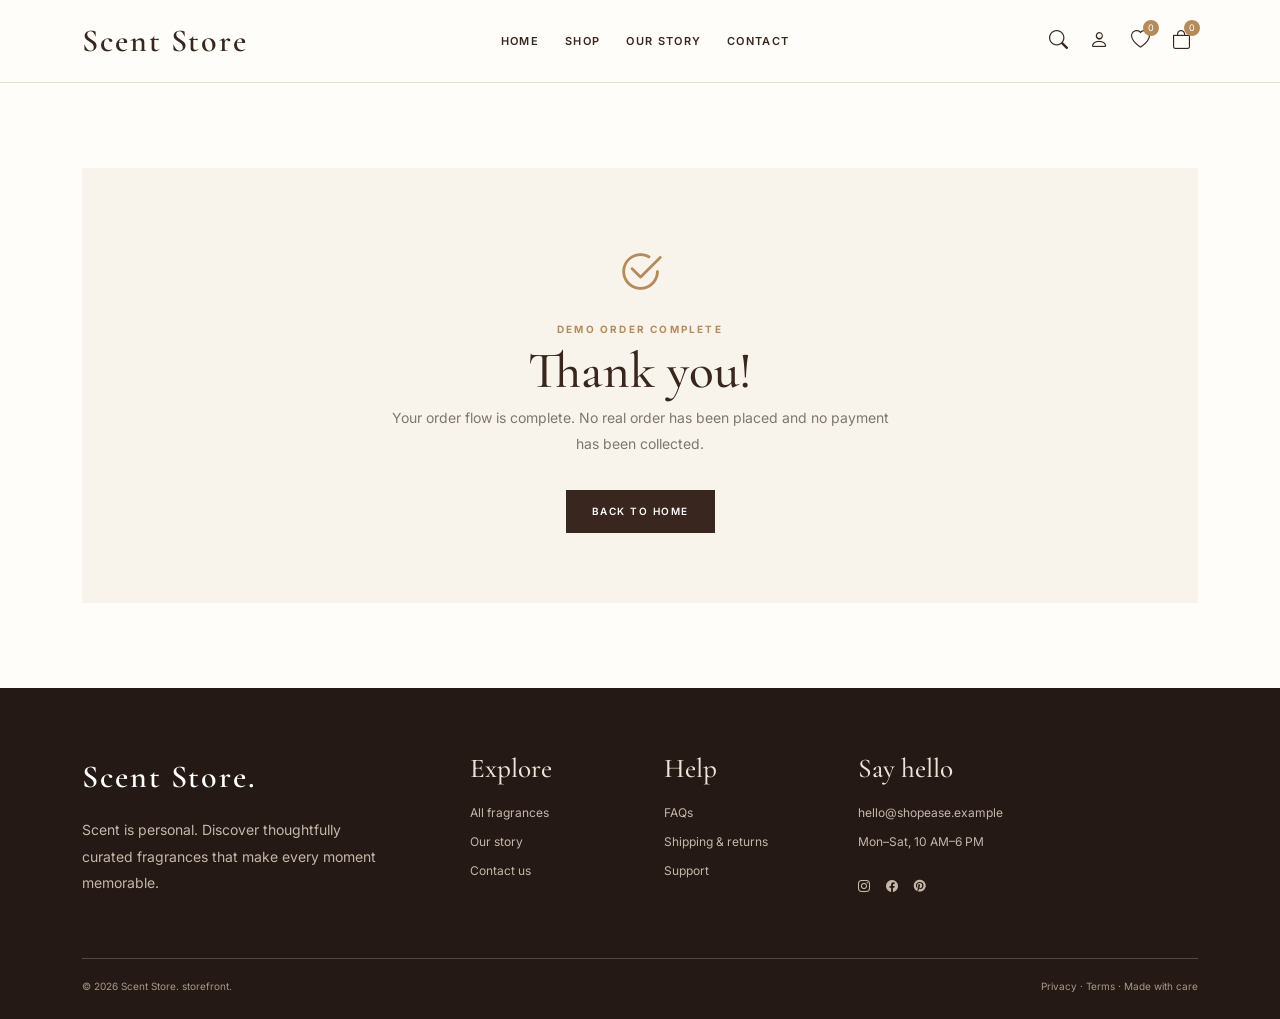
<file: pages/order-success.html>
<!doctype html>
<html lang="en">

<head>
    <meta charset="utf-8">
    <meta name="viewport" content="width=device-width, initial-scale=1">
    <meta name="description" content="Discover elegant fragrances at  Scent Store.">
    <title>Thank You |  Scent Store</title>
    <link rel="preconnect" href="https://fonts.googleapis.com">
    <link
        href="https://fonts.googleapis.com/css2?family=Cormorant+Garamond:wght@400;500;600;700&family=Inter:wght@300;400;500;600;700&display=swap"
        rel="stylesheet">
    <link href="https://cdn.jsdelivr.net/npm/bootstrap@5.3.3/dist/css/bootstrap.min.css" rel="stylesheet">
    <link href="https://cdn.jsdelivr.net/npm/bootstrap-icons@1.11.3/font/bootstrap-icons.min.css" rel="stylesheet">
    <link href="../assets/css/style.css" rel="stylesheet">
</head>

<body>
    <!-- <div class="announcement">Complimentary shipping on orders above ₹1,999</div> -->
    <header class="site-header">
        <div class="container">
            <div class="header-main d-flex align-items-center justify-content-between">
                <button class="mobile-menu-btn d-lg-none" data-bs-toggle="offcanvas" data-bs-target="#mobileMenu"
                    aria-label="Open menu"><i class="bi bi-list"></i></button>
                <a class="brand-name" href="../index.html"> Scent Store</a>
                <nav class="desktop-nav d-none d-lg-block">
                    <ul class="navbar-nav flex-row">
                        <li class="nav-item"><a class="nav-link " href="../index.html">Home</a></li>
                        <li class="nav-item"><a class="nav-link " href="../pages/shop.html">Shop</a></li>
                        <li class="nav-item"><a class="nav-link " href="../pages/about.html">Our Story</a></li>
                        <li class="nav-item"><a class="nav-link " href="../pages/contact.html">Contact</a></li>
                    </ul>
                </nav>
                <div class="d-flex align-items-center gap-2"><button class="header-icon" data-search-toggle
                        aria-label="Search"><i class="bi bi-search"></i></button><a
                        class="header-icon d-none d-sm-inline-block" href="../pages/login.html" aria-label="Account"><i
                            class="bi bi-person"></i></a><a class="header-icon" href="../pages/wishlist.html"
                        aria-label="Wishlist"><i class="bi bi-heart"></i><span class="count-badge"
                            data-wish-count>0</span></a><a class="header-icon" href="../pages/cart.html"
                        aria-label="Cart"><i class="bi bi-bag"></i><span class="count-badge"
                            data-cart-count>0</span></a></div>
            </div>
        </div>
        <div class="search-panel" data-search-panel>
            <div class="container">
                <form action="../pages/shop.html" class="d-flex gap-2"><input class="form-control" name="q"
                        placeholder="Search your favourite fragrance..."><button class="btn btn-choco">Search</button>
                </form>
            </div>
        </div>
    </header>
    <div class="offcanvas offcanvas-start" tabindex="-1" id="mobileMenu">
        <div class="offcanvas-header"><span class="brand-name"> Scent Store.</span><button class="btn-close"
                data-bs-dismiss="offcanvas"></button></div>
        <div class="offcanvas-body">
            <div class="list-group list-group-flush"><a class="list-group-item" href="../index.html">Home</a><a
                    class="list-group-item" href="../pages/shop.html">Shop</a><a class="list-group-item"
                    href="../pages/about.html">Our Story</a><a class="list-group-item"
                    href="../pages/contact.html">Contact</a><a class="list-group-item" href="../pages/login.html">My
                    Account</a><a class="list-group-item" href="../pages/cart.html">Shopping Bag</a></div>
        </div>
    </div>
    <main>
        <section class="section-pad">
            <div class="container">
                <div class="empty-state"><i class="bi bi-check2-circle"></i><span class="eyebrow d-block mt-3">Demo
                        order complete</span>
                    <h1 class="section-title mt-2">Thank you!</h1>
                    <p class="section-copy mx-auto" style="max-width:500px">Your order flow is complete. No real
                        order has been placed and no payment has been collected.</p><a href="../index.html"
                        class="btn btn-choco mt-3">Back to home</a>
                </div>
            </div>
        </section>
    </main>
    <footer class="site-footer">
        <div class="container">
            <div class="row g-5">
                <div class="col-lg-4"><a class="brand-name text-white" href="../index.html"> Scent Store.</a>
                    <p class="mt-3" style="color:#c5b6aa;line-height:1.9;max-width:300px">Scent is personal. Discover
                        thoughtfully curated fragrances that make every moment memorable.</p>
                </div>
                <div class="col-6 col-lg-2">
                    <h3 class="footer-title">Explore</h3><a class="footer-link" href="../pages/shop.html">All
                        fragrances</a><a class="footer-link" href="../pages/about.html">Our story</a><a
                        class="footer-link" href="../pages/contact.html">Contact us</a>
                </div>
                <div class="col-6 col-lg-2">
                    <h3 class="footer-title">Help</h3><a class="footer-link" href="../pages/faq.html">FAQs</a><a
                        class="footer-link" href="../pages/shipping.html">Shipping & returns</a><a class="footer-link"
                        href="../pages/contact.html">Support</a>
                </div>
                <div class="col-lg-3">
                    <h3 class="footer-title">Say hello</h3><a class="footer-link"
                        href="mailto:hello@ Scent Store.example">hello@shopease.example</a><span
                        class="footer-link">Mon–Sat, 10 AM–6 PM</span>
                    <div class="d-flex gap-3 mt-3"><a class="footer-link" href="#"><i class="bi bi-instagram"></i></a><a
                            class="footer-link" href="#"><i class="bi bi-facebook"></i></a><a class="footer-link"
                            href="#"><i class="bi bi-pinterest"></i></a></div>
                </div>
            </div>
            <div class="footer-bottom d-flex flex-column flex-md-row justify-content-between gap-2"><span>© 2026
                    Scent Store. storefront.</span><span>Privacy · Terms · Made with care</span></div>
        </div>
    </footer>
    <script src="https://cdn.jsdelivr.net/npm/bootstrap@5.3.3/dist/js/bootstrap.bundle.min.js"></script>
    <script src="../assets/js/main.js"></script>
</body>

</html>
</file>
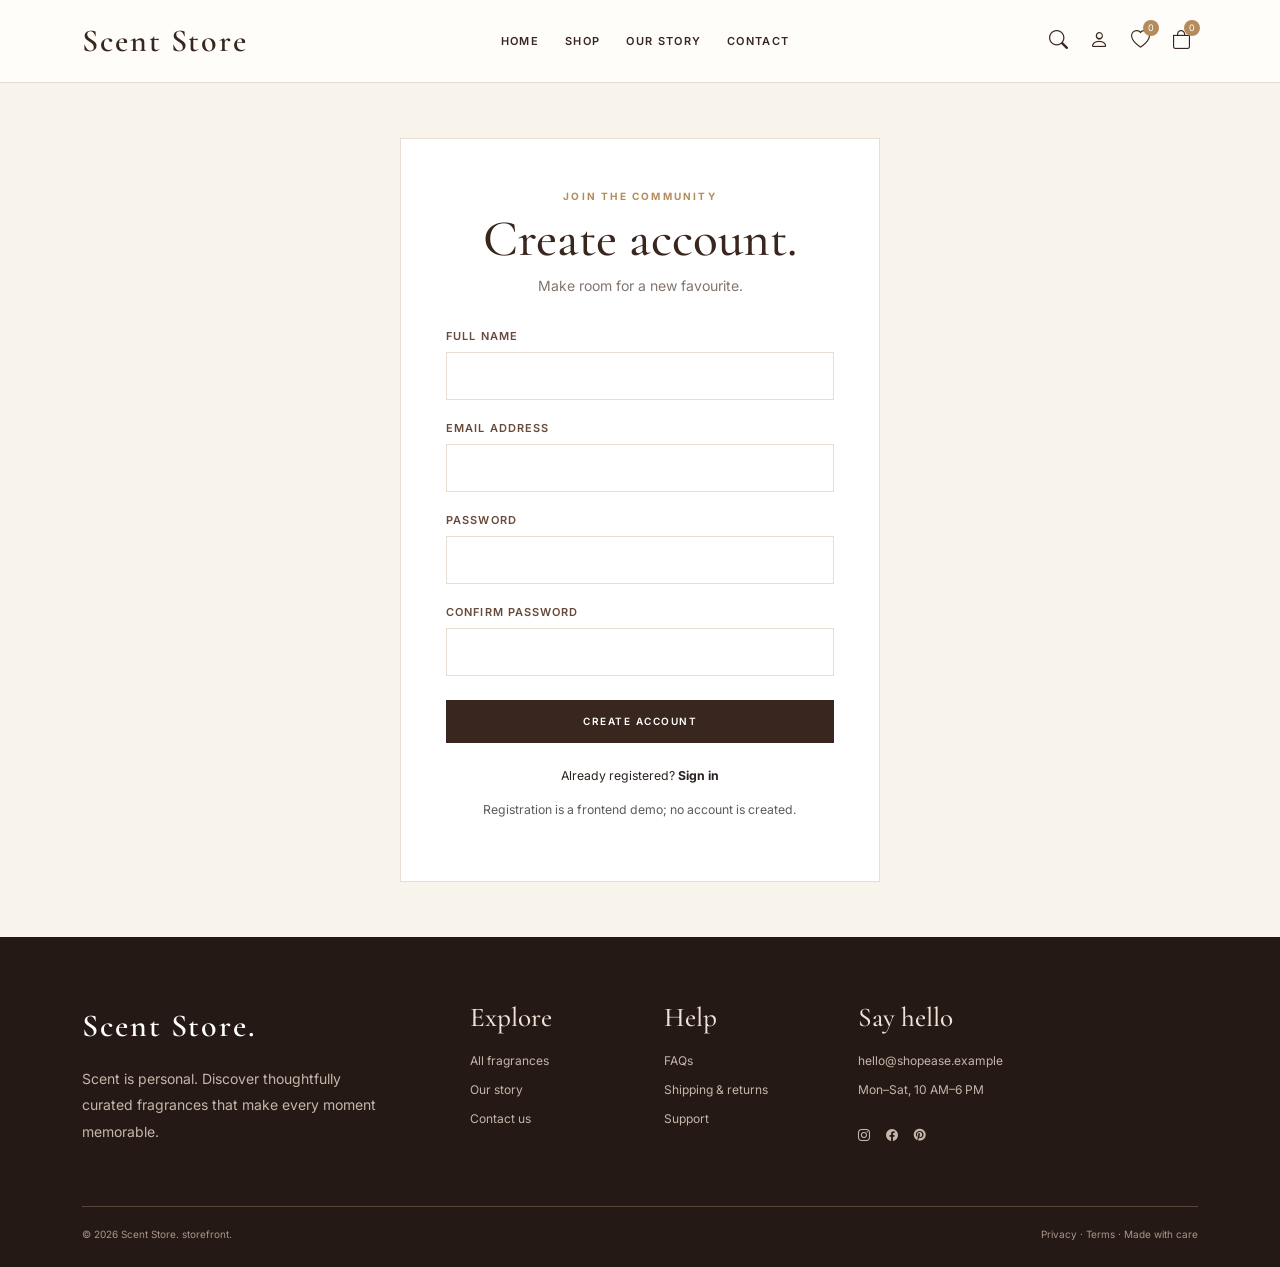
<file: pages/register.html>
<!doctype html>
<html lang="en">

<head>
    <meta charset="utf-8">
    <meta name="viewport" content="width=device-width, initial-scale=1">
    <meta name="description" content="Discover elegant fragrances at  Scent Store.">
    <title>Create Account |  Scent Store</title>
    <link rel="preconnect" href="https://fonts.googleapis.com">
    <link
        href="https://fonts.googleapis.com/css2?family=Cormorant+Garamond:wght@400;500;600;700&family=Inter:wght@300;400;500;600;700&display=swap"
        rel="stylesheet">
    <link href="https://cdn.jsdelivr.net/npm/bootstrap@5.3.3/dist/css/bootstrap.min.css" rel="stylesheet">
    <link href="https://cdn.jsdelivr.net/npm/bootstrap-icons@1.11.3/font/bootstrap-icons.min.css" rel="stylesheet">
    <link href="../assets/css/style.css" rel="stylesheet">
</head>

<body>
    <header class="site-header">
        <div class="container">
            <div class="header-main d-flex align-items-center justify-content-between">
                <button class="mobile-menu-btn d-lg-none" data-bs-toggle="offcanvas" data-bs-target="#mobileMenu"
                    aria-label="Open menu"><i class="bi bi-list"></i></button>
                <a class="brand-name" href="../index.html"> Scent Store</a>
                <nav class="desktop-nav d-none d-lg-block">
                    <ul class="navbar-nav flex-row">
                        <li class="nav-item"><a class="nav-link " href="../index.html">Home</a></li>
                        <li class="nav-item"><a class="nav-link " href="../pages/shop.html">Shop</a></li>
                        <li class="nav-item"><a class="nav-link " href="../pages/about.html">Our Story</a></li>
                        <li class="nav-item"><a class="nav-link " href="../pages/contact.html">Contact</a></li>
                    </ul>
                </nav>
                <div class="d-flex align-items-center gap-2"><button class="header-icon" data-search-toggle
                        aria-label="Search"><i class="bi bi-search"></i></button><a
                        class="header-icon d-none d-sm-inline-block" href="../pages/login.html" aria-label="Account"><i
                            class="bi bi-person"></i></a><a class="header-icon" href="../pages/wishlist.html"
                        aria-label="Wishlist"><i class="bi bi-heart"></i><span class="count-badge"
                            data-wish-count>0</span></a><a class="header-icon" href="../pages/cart.html"
                        aria-label="Cart"><i class="bi bi-bag"></i><span class="count-badge"
                            data-cart-count>0</span></a></div>
            </div>
        </div>
        <div class="search-panel" data-search-panel>
            <div class="container">
                <form action="../pages/shop.html" class="d-flex gap-2"><input class="form-control" name="q"
                        placeholder="Search your favourite fragrance..."><button class="btn btn-choco">Search</button>
                </form>
            </div>
        </div>
    </header>
    <div class="offcanvas offcanvas-start" tabindex="-1" id="mobileMenu">
        <div class="offcanvas-header"><span class="brand-name"> Scent Store.</span><button class="btn-close"
                data-bs-dismiss="offcanvas"></button></div>
        <div class="offcanvas-body">
            <div class="list-group list-group-flush"><a class="list-group-item" href="../index.html">Home</a><a
                    class="list-group-item" href="../pages/shop.html">Shop</a><a class="list-group-item"
                    href="../pages/about.html">Our Story</a><a class="list-group-item"
                    href="../pages/contact.html">Contact</a><a class="list-group-item" href="../pages/login.html">My
                    Account</a><a class="list-group-item" href="../pages/cart.html">Shopping Bag</a></div>
        </div>
    </div>
    <main>
        <section class="auth-wrap">
            <div class="auth-card">
                <div class="text-center mb-4"><span class="eyebrow">Join the community</span>
                    <h1 class="section-title mt-2">Create account.</h1>
                    <p class="section-copy">Make room for a new favourite.</p>
                </div>
                <form data-register-form>
                    <div class="mb-3"><label class="form-label">Full name</label><input class="form-control" required>
                    </div>
                    <div class="mb-3"><label class="form-label">Email address</label><input type="email"
                            class="form-control" required></div>
                    <div class="mb-3"><label class="form-label">Password</label><input type="password" minlength="6"
                            class="form-control" required></div>
                    <div class="mb-4"><label class="form-label">Confirm password</label><input type="password"
                            minlength="6" class="form-control" required></div><button class="btn btn-choco w-100">Create
                        account</button>
                </form>
                <p class="text-center small mt-4 mb-0">Already registered? <a href="login.html" class="fw-bold">Sign
                        in</a></p>
                <p class="text-center small text-muted mt-3">Registration is a frontend demo; no account is created.</p>
            </div>
        </section>
    </main>
    <footer class="site-footer">
        <div class="container">
            <div class="row g-5">
                <div class="col-lg-4"><a class="brand-name text-white" href="../index.html"> Scent Store.</a>
                    <p class="mt-3" style="color:#c5b6aa;line-height:1.9;max-width:300px">Scent is personal. Discover
                        thoughtfully curated fragrances that make every moment memorable.</p>
                </div>
                <div class="col-6 col-lg-2">
                    <h3 class="footer-title">Explore</h3><a class="footer-link" href="../pages/shop.html">All
                        fragrances</a><a class="footer-link" href="../pages/about.html">Our story</a><a
                        class="footer-link" href="../pages/contact.html">Contact us</a>
                </div>
                <div class="col-6 col-lg-2">
                    <h3 class="footer-title">Help</h3><a class="footer-link" href="../pages/faq.html">FAQs</a><a
                        class="footer-link" href="../pages/shipping.html">Shipping & returns</a><a class="footer-link"
                        href="../pages/contact.html">Support</a>
                </div>
                <div class="col-lg-3">
                    <h3 class="footer-title">Say hello</h3><a class="footer-link"
                        href="mailto:hello@shopease.example">hello@shopease.example</a><span
                        class="footer-link">Mon–Sat, 10 AM–6 PM</span>
                    <div class="d-flex gap-3 mt-3"><a class="footer-link" href="#"><i class="bi bi-instagram"></i></a><a
                            class="footer-link" href="#"><i class="bi bi-facebook"></i></a><a class="footer-link"
                            href="#"><i class="bi bi-pinterest"></i></a></div>
                </div>
            </div>
            <div class="footer-bottom d-flex flex-column flex-md-row justify-content-between gap-2"><span>© 2026
                     Scent Store. storefront.</span><span>Privacy · Terms · Made with care</span></div>
        </div>
    </footer>
    <script src="https://cdn.jsdelivr.net/npm/bootstrap@5.3.3/dist/js/bootstrap.bundle.min.js"></script>
    <script src="../assets/js/main.js"></script>
</body>

</html>
</file>
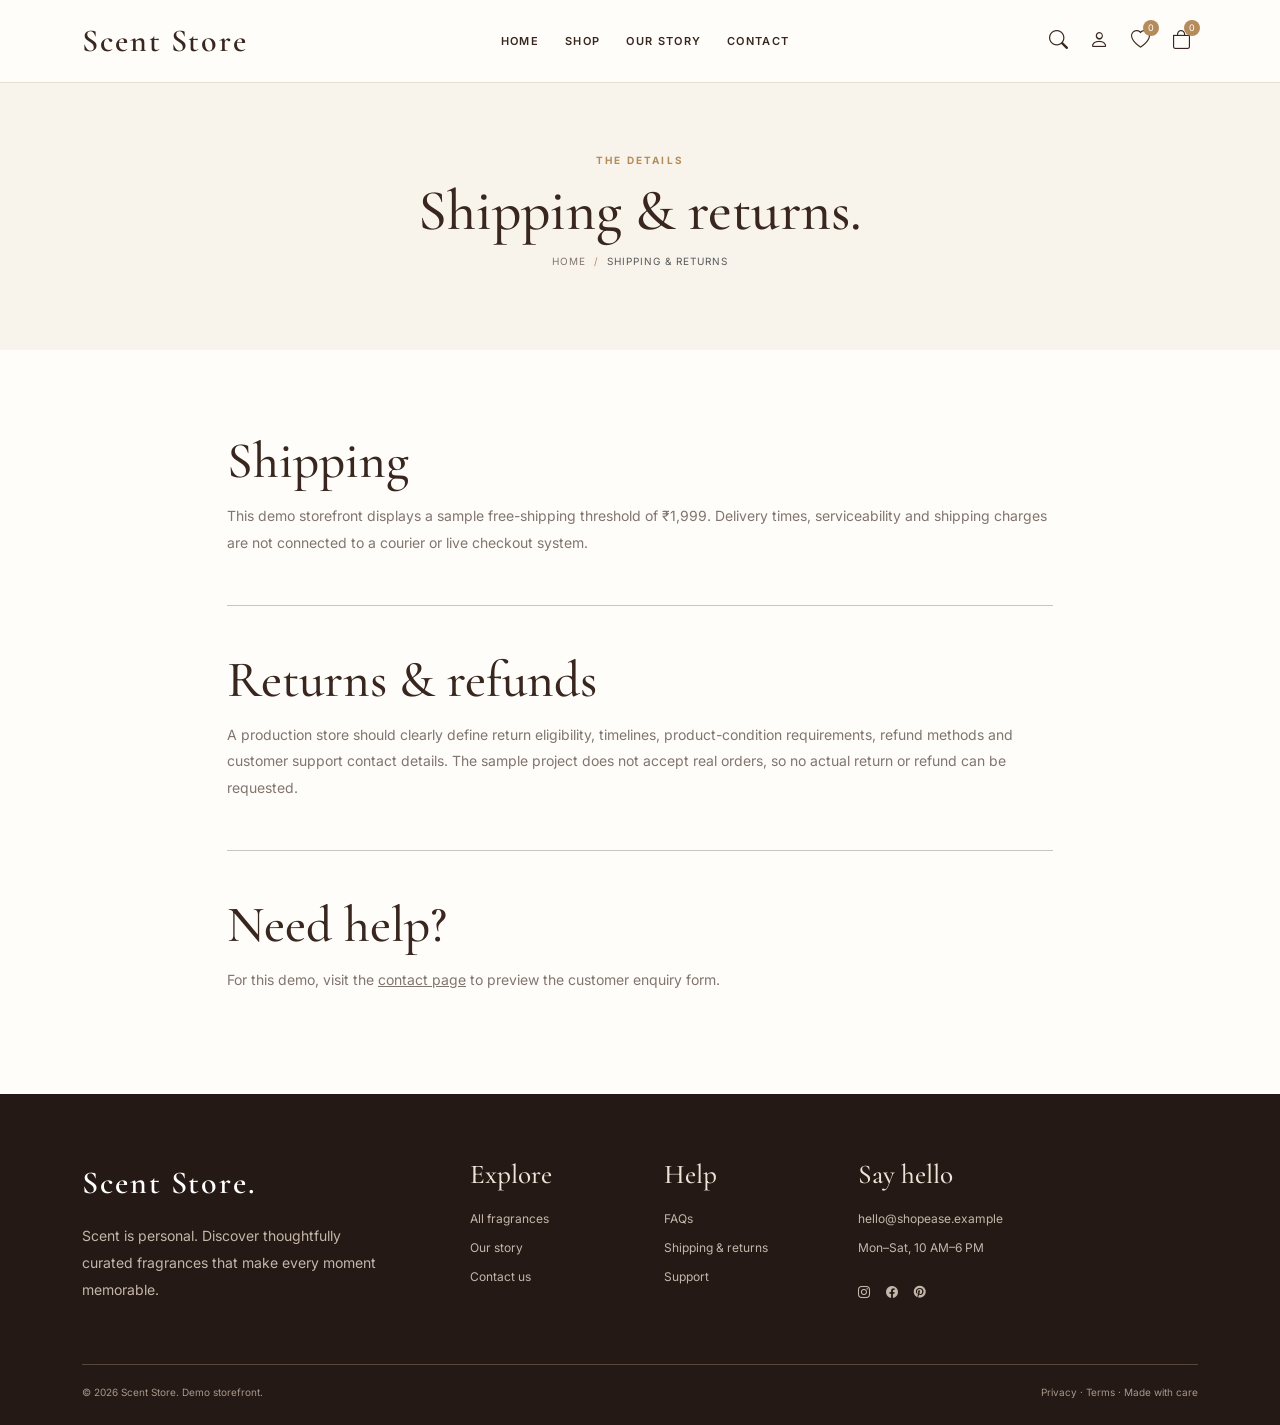
<file: pages/shipping.html>
<!doctype html>
<html lang="en">

<head>
    <meta charset="utf-8">
    <meta name="viewport" content="width=device-width, initial-scale=1">
    <meta name="description" content="Discover elegant fragrances at  Scent Store.">
    <title>Shipping & Returns |  Scent Store</title>
    <link rel="preconnect" href="https://fonts.googleapis.com">
    <link
        href="https://fonts.googleapis.com/css2?family=Cormorant+Garamond:wght@400;500;600;700&family=Inter:wght@300;400;500;600;700&display=swap"
        rel="stylesheet">
    <link href="https://cdn.jsdelivr.net/npm/bootstrap@5.3.3/dist/css/bootstrap.min.css" rel="stylesheet">
    <link href="https://cdn.jsdelivr.net/npm/bootstrap-icons@1.11.3/font/bootstrap-icons.min.css" rel="stylesheet">
    <link href="../assets/css/style.css" rel="stylesheet">
</head>

<body>
    <header class="site-header">
        <div class="container">
            <div class="header-main d-flex align-items-center justify-content-between">
                <button class="mobile-menu-btn d-lg-none" data-bs-toggle="offcanvas" data-bs-target="#mobileMenu"
                    aria-label="Open menu"><i class="bi bi-list"></i></button>
                <a class="brand-name" href="../index.html"> Scent Store</a>
                <nav class="desktop-nav d-none d-lg-block">
                    <ul class="navbar-nav flex-row">
                        <li class="nav-item"><a class="nav-link " href="../index.html">Home</a></li>
                        <li class="nav-item"><a class="nav-link " href="../pages/shop.html">Shop</a></li>
                        <li class="nav-item"><a class="nav-link " href="../pages/about.html">Our Story</a></li>
                        <li class="nav-item"><a class="nav-link " href="../pages/contact.html">Contact</a></li>
                    </ul>
                </nav>
                <div class="d-flex align-items-center gap-2"><button class="header-icon" data-search-toggle
                        aria-label="Search"><i class="bi bi-search"></i></button><a
                        class="header-icon d-none d-sm-inline-block" href="../pages/login.html" aria-label="Account"><i
                            class="bi bi-person"></i></a><a class="header-icon" href="../pages/wishlist.html"
                        aria-label="Wishlist"><i class="bi bi-heart"></i><span class="count-badge"
                            data-wish-count>0</span></a><a class="header-icon" href="../pages/cart.html"
                        aria-label="Cart"><i class="bi bi-bag"></i><span class="count-badge"
                            data-cart-count>0</span></a></div>
            </div>
        </div>
        <div class="search-panel" data-search-panel>
            <div class="container">
                <form action="../pages/shop.html" class="d-flex gap-2"><input class="form-control" name="q"
                        placeholder="Search your favourite fragrance..."><button class="btn btn-choco">Search</button>
                </form>
            </div>
        </div>
    </header>
    <div class="offcanvas offcanvas-start" tabindex="-1" id="mobileMenu">
        <div class="offcanvas-header"><span class="brand-name"> Scent Store.</span><button class="btn-close"
                data-bs-dismiss="offcanvas"></button></div>
        <div class="offcanvas-body">
            <div class="list-group list-group-flush"><a class="list-group-item" href="../index.html">Home</a><a
                    class="list-group-item" href="../pages/shop.html">Shop</a><a class="list-group-item"
                    href="../pages/about.html">Our Story</a><a class="list-group-item"
                    href="../pages/contact.html">Contact</a><a class="list-group-item" href="../pages/login.html">My
                    Account</a><a class="list-group-item" href="../pages/cart.html">Shopping Bag</a></div>
        </div>
    </div>
    <main>
        <section class="page-hero">
            <div class="container"><span class="eyebrow">The details</span>
                <h1>Shipping & returns.</h1>
                <ol class="breadcrumb">
                    <li class="breadcrumb-item"><a href="../index.html">Home</a></li>
                    <li class="breadcrumb-item active">Shipping & Returns</li>
                </ol>
            </div>
        </section>
        <section class="section-pad">
            <div class="container" style="max-width:850px">
                <h2 class="section-title">Shipping</h2>
                <p class="section-copy mt-3">This demo storefront displays a sample free-shipping threshold of ₹1,999.
                    Delivery times, serviceability and shipping charges are not connected to a courier or live checkout
                    system.</p>
                <hr class="my-5">
                <h2 class="section-title">Returns & refunds</h2>
                <p class="section-copy mt-3">A production store should clearly define return eligibility, timelines,
                    product-condition requirements, refund methods and customer support contact details. The sample
                    project does not accept real orders, so no actual return or refund can be requested.</p>
                <hr class="my-5">
                <h2 class="section-title">Need help?</h2>
                <p class="section-copy mt-3">For this demo, visit the <a href="contact.html"
                        class="text-decoration-underline">contact page</a> to preview the customer enquiry form.</p>
            </div>
        </section>
    </main>
    <footer class="site-footer">
        <div class="container">
            <div class="row g-5">
                <div class="col-lg-4"><a class="brand-name text-white" href="../index.html"> Scent Store.</a>
                    <p class="mt-3" style="color:#c5b6aa;line-height:1.9;max-width:300px">Scent is personal. Discover
                        thoughtfully curated fragrances that make every moment memorable.</p>
                </div>
                <div class="col-6 col-lg-2">
                    <h3 class="footer-title">Explore</h3><a class="footer-link" href="../pages/shop.html">All
                        fragrances</a><a class="footer-link" href="../pages/about.html">Our story</a><a
                        class="footer-link" href="../pages/contact.html">Contact us</a>
                </div>
                <div class="col-6 col-lg-2">
                    <h3 class="footer-title">Help</h3><a class="footer-link" href="../pages/faq.html">FAQs</a><a
                        class="footer-link" href="../pages/shipping.html">Shipping & returns</a><a class="footer-link"
                        href="../pages/contact.html">Support</a>
                </div>
                <div class="col-lg-3">
                    <h3 class="footer-title">Say hello</h3><a class="footer-link"
                        href="mailto:hello@shopease.example">hello@shopease.example</a><span
                        class="footer-link">Mon–Sat, 10 AM–6 PM</span>
                    <div class="d-flex gap-3 mt-3"><a class="footer-link" href="#"><i class="bi bi-instagram"></i></a><a
                            class="footer-link" href="#"><i class="bi bi-facebook"></i></a><a class="footer-link"
                            href="#"><i class="bi bi-pinterest"></i></a></div>
                </div>
            </div>
            <div class="footer-bottom d-flex flex-column flex-md-row justify-content-between gap-2"><span>© 2026
                     Scent Store. Demo storefront.</span><span>Privacy · Terms · Made with care</span></div>
        </div>
    </footer>
    <script src="https://cdn.jsdelivr.net/npm/bootstrap@5.3.3/dist/js/bootstrap.bundle.min.js"></script>
    <script src="../assets/js/main.js"></script>
</body>

</html>
</file>
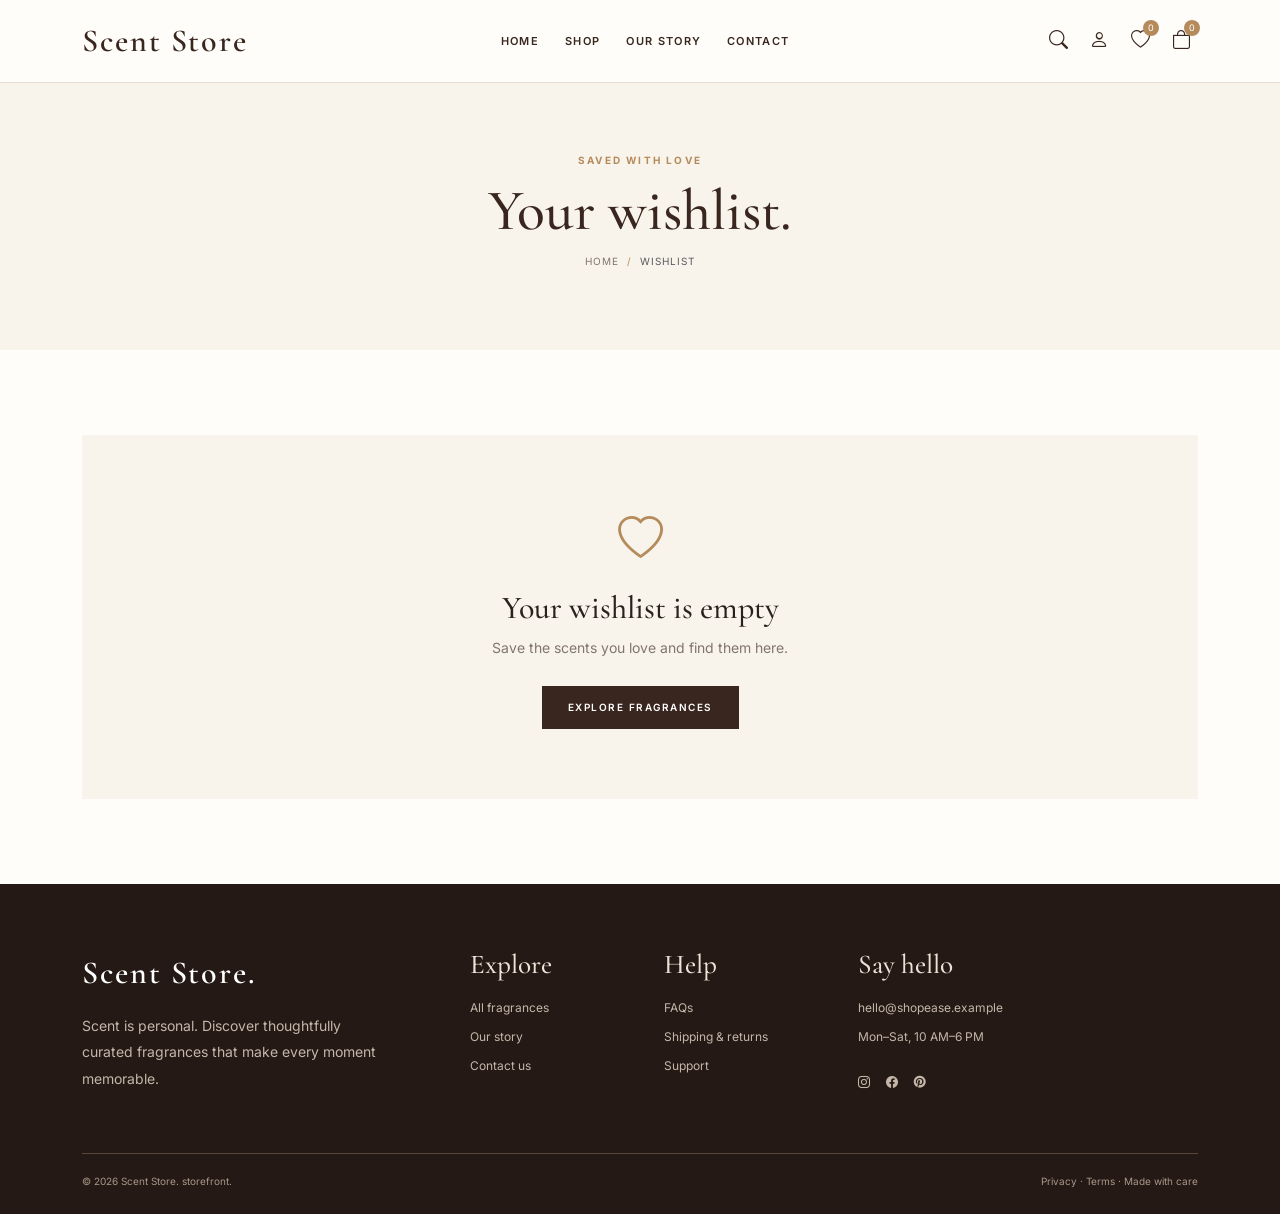
<file: pages/wishlist.html>
<!doctype html>
<html lang="en">

<head>
    <meta charset="utf-8">
    <meta name="viewport" content="width=device-width, initial-scale=1">
    <meta name="description" content="Discover elegant fragrances at  Scent Store.">
    <title>Wishlist |  Scent Store</title>
    <link rel="preconnect" href="https://fonts.googleapis.com">
    <link
        href="https://fonts.googleapis.com/css2?family=Cormorant+Garamond:wght@400;500;600;700&family=Inter:wght@300;400;500;600;700&display=swap"
        rel="stylesheet">
    <link href="https://cdn.jsdelivr.net/npm/bootstrap@5.3.3/dist/css/bootstrap.min.css" rel="stylesheet">
    <link href="https://cdn.jsdelivr.net/npm/bootstrap-icons@1.11.3/font/bootstrap-icons.min.css" rel="stylesheet">
    <link href="../assets/css/style.css" rel="stylesheet">
</head>

<body>
    <header class="site-header">
        <div class="container">
            <div class="header-main d-flex align-items-center justify-content-between">
                <button class="mobile-menu-btn d-lg-none" data-bs-toggle="offcanvas" data-bs-target="#mobileMenu"
                    aria-label="Open menu"><i class="bi bi-list"></i></button>
                <a class="brand-name" href="../index.html"> Scent Store</a>
                <nav class="desktop-nav d-none d-lg-block">
                    <ul class="navbar-nav flex-row">
                        <li class="nav-item"><a class="nav-link " href="../index.html">Home</a></li>
                        <li class="nav-item"><a class="nav-link " href="../pages/shop.html">Shop</a></li>
                        <li class="nav-item"><a class="nav-link " href="../pages/about.html">Our Story</a></li>
                        <li class="nav-item"><a class="nav-link " href="../pages/contact.html">Contact</a></li>
                    </ul>
                </nav>
                <div class="d-flex align-items-center gap-2"><button class="header-icon" data-search-toggle
                        aria-label="Search"><i class="bi bi-search"></i></button><a
                        class="header-icon d-none d-sm-inline-block" href="../pages/login.html" aria-label="Account"><i
                            class="bi bi-person"></i></a><a class="header-icon" href="../pages/wishlist.html"
                        aria-label="Wishlist"><i class="bi bi-heart"></i><span class="count-badge"
                            data-wish-count>0</span></a><a class="header-icon" href="../pages/cart.html"
                        aria-label="Cart"><i class="bi bi-bag"></i><span class="count-badge"
                            data-cart-count>0</span></a></div>
            </div>
        </div>
        <div class="search-panel" data-search-panel>
            <div class="container">
                <form action="../pages/shop.html" class="d-flex gap-2"><input class="form-control" name="q"
                        placeholder="Search your favourite fragrance..."><button class="btn btn-choco">Search</button>
                </form>
            </div>
        </div>
    </header>
    <div class="offcanvas offcanvas-start" tabindex="-1" id="mobileMenu">
        <div class="offcanvas-header"><span class="brand-name"> Scent Store.</span><button class="btn-close"
                data-bs-dismiss="offcanvas"></button></div>
        <div class="offcanvas-body">
            <div class="list-group list-group-flush"><a class="list-group-item" href="../index.html">Home</a><a
                    class="list-group-item" href="../pages/shop.html">Shop</a><a class="list-group-item"
                    href="../pages/about.html">Our Story</a><a class="list-group-item"
                    href="../pages/contact.html">Contact</a><a class="list-group-item" href="../pages/login.html">My
                    Account</a><a class="list-group-item" href="../pages/cart.html">Shopping Bag</a></div>
        </div>
    </div>
    <main>
        <section class="page-hero">
            <div class="container"><span class="eyebrow">Saved with love</span>
                <h1>Your wishlist.</h1>
                <ol class="breadcrumb">
                    <li class="breadcrumb-item"><a href="../index.html">Home</a></li>
                    <li class="breadcrumb-item active">Wishlist</li>
                </ol>
            </div>
        </section>
        <section class="section-pad">
            <div class="container" data-wishlist-items></div>
        </section>
    </main>
    <footer class="site-footer">
        <div class="container">
            <div class="row g-5">
                <div class="col-lg-4"><a class="brand-name text-white" href="../index.html"> Scent Store.</a>
                    <p class="mt-3" style="color:#c5b6aa;line-height:1.9;max-width:300px">Scent is personal. Discover
                        thoughtfully curated fragrances that make every moment memorable.</p>
                </div>
                <div class="col-6 col-lg-2">
                    <h3 class="footer-title">Explore</h3><a class="footer-link" href="../pages/shop.html">All
                        fragrances</a><a class="footer-link" href="../pages/about.html">Our story</a><a
                        class="footer-link" href="../pages/contact.html">Contact us</a>
                </div>
                <div class="col-6 col-lg-2">
                    <h3 class="footer-title">Help</h3><a class="footer-link" href="../pages/faq.html">FAQs</a><a
                        class="footer-link" href="../pages/shipping.html">Shipping & returns</a><a class="footer-link"
                        href="../pages/contact.html">Support</a>
                </div>
                <div class="col-lg-3">
                    <h3 class="footer-title">Say hello</h3><a class="footer-link"
                        href="mailto:hello@shopease.example">hello@shopease.example</a><span
                        class="footer-link">Mon–Sat, 10 AM–6 PM</span>
                    <div class="d-flex gap-3 mt-3"><a class="footer-link" href="#"><i class="bi bi-instagram"></i></a><a
                            class="footer-link" href="#"><i class="bi bi-facebook"></i></a><a class="footer-link"
                            href="#"><i class="bi bi-pinterest"></i></a></div>
                </div>
            </div>
            <div class="footer-bottom d-flex flex-column flex-md-row justify-content-between gap-2"><span>© 2026
                     Scent Store. storefront.</span><span>Privacy · Terms · Made with care</span></div>
        </div>
    </footer>
    <script src="https://cdn.jsdelivr.net/npm/bootstrap@5.3.3/dist/js/bootstrap.bundle.min.js"></script>
    <script src="../assets/js/main.js"></script>
</body>

</html>
</file>
<file: assets/css/style.css>
:root {
    --cream: #f8f4ec;
    --cream-2: #eee5d8;
    --paper: #fffdf9;
    --choco: #39271f;
    --brown: #684a3b;
    --tan: #c9a98b;
    --gold: #b58b5b;
    --ink: #29211d;
    --muted: #81756e;
    --line: #e7ddd1
}

* {
    box-sizing: border-box
}

html {
    scroll-behavior: smooth
}

body {
    font-family: 'Inter', sans-serif;
    background: var(--paper);
    color: var(--ink);
    font-size: 14px
}

a {
    color: inherit;
    text-decoration: none
}

a:hover {
    color: var(--gold)
}

img {
    max-width: 100%;
    display: block
}

button, .btn {
    transition: .25s ease
}

.serif, .brand-name, h1, h2, h3, h4 {
    font-family: 'Cormorant Garamond', serif
}

.brand-name {
    font-size: 2rem;
    font-weight: 600;
    letter-spacing: .06em;
    color: var(--choco)
}

.announcement {
    background: var(--choco);
    color: #fff;
    text-align: center;
    padding: 9px 12px;
    font-size: 11px;
    letter-spacing: .12em;
    text-transform: uppercase
}

.site-header {
    background: rgba(255, 253, 249, .97);
    border-bottom: 1px solid var(--line);
    position: sticky;
    top: 0;
    z-index: 1000
}

.header-main {
    min-height: 82px
}

.nav-link {
    font-size: 11px;
    text-transform: uppercase;
    letter-spacing: .12em;
    font-weight: 600;
    color: var(--choco) !important;
    padding: 12px 13px !important
}

.nav-link:hover, .nav-link.active {
    color: var(--gold) !important
}

.header-icon {
    border: 0;
    background: transparent;
    color: var(--choco);
    font-size: 19px;
    padding: 7px;
    position: relative
}

.count-badge {
    position: absolute;
    top: 0;
    right: -2px;
    background: var(--gold);
    color: white;
    border-radius: 50%;
    font-size: 9px;
    width: 16px;
    height: 16px;
    display: grid;
    place-items: center
}

.btn-choco {
    background: var(--choco);
    color: #fff;
    border: 1px solid var(--choco);
    border-radius: 0;
    padding: 13px 25px;
    text-transform: uppercase;
    font-size: 10px;
    letter-spacing: .15em;
    font-weight: 600
}

.btn-choco:hover {
    background: var(--gold);
    border-color: var(--gold);
    color: #fff
}

.btn-outline-choco {
    border: 1px solid var(--choco);
    color: var(--choco);
    border-radius: 0;
    padding: 12px 23px;
    text-transform: uppercase;
    font-size: 10px;
    letter-spacing: .13em;
    font-weight: 600
}

.btn-outline-choco:hover {
    background: var(--choco);
    color: white
}

.eyebrow {
    font-size: 10px;
    text-transform: uppercase;
    letter-spacing: .22em;
    color: var(--gold);
    font-weight: 700
}

.section-title {
    font-size: clamp(2.2rem, 4vw, 3.4rem);
    line-height: 1.02;
    color: var(--choco);
    font-weight: 500
}

.section-copy {
    color: var(--muted);
    line-height: 1.9
}

.hero {
    background: var(--cream);
    min-height: 570px;
    display: flex;
    align-items: center;
    overflow: hidden
}

.hero-copy {
    padding: 70px 0
}

.hero h1 {
    font-size: clamp(3.4rem, 6.5vw, 6rem);
    line-height: .9;
    font-weight: 500;
    color: var(--choco);
    margin: 20px 0
}

.hero p {
    max-width: 430px;
    color: var(--muted);
    line-height: 1.9
}

.hero-image {
    height: 570px;
    object-fit: cover;
    width: 100%;
    object-position: center
}

.trust-strip {
    background: #f1e9de;
    padding: 23px 0
}

.trust-item {
    font-size: 10px;
    text-transform: uppercase;
    letter-spacing: .12em;
    color: var(--brown);
    display: flex;
    align-items: center;
    gap: 10px;
    justify-content: center
}

.trust-item i {
    font-size: 19px;
    color: var(--gold)
}

.section-pad {
    padding: 85px 0
}

.category-card {
    position: relative;
    overflow: hidden;
    background: var(--cream);
    height: 380px
}

.category-card img {
    width: 100%;
    height: 100%;
    object-fit: cover;
    transition: transform .6s
}

.category-card:hover img {
    transform: scale(1.05)
}

.category-overlay {
    position: absolute;
    inset: auto 0 0;
    padding: 45px 25px 25px;
    background: linear-gradient(transparent, rgba(28, 18, 13, .68));
    color: white
}

.category-overlay h3 {
    font-size: 2.2rem;
    margin: 0
}

.category-overlay a {
    font-size: 10px;
    letter-spacing: .15em;
    text-transform: uppercase;
    border-bottom: 1px solid #fff;
    padding-bottom: 5px
}

.product-card {
    height: 100%;
    position: relative
}

.product-image-wrap {
    position: relative;
    background: var(--cream);
    overflow: hidden;
    aspect-ratio: 4/4.7
}

.product-image-wrap img {
    width: 100%;
    height: 100%;
    object-fit: cover;
    transition: transform .5s
}

.product-card:hover .product-image-wrap img {
    transform: scale(1.04)
}

.product-tag {
    position: absolute;
    top: 13px;
    left: 13px;
    background: #fffdf9;
    padding: 7px 10px;
    font-size: 9px;
    text-transform: uppercase;
    letter-spacing: .1em
}

.product-actions {
    position: absolute;
    right: 12px;
    top: 12px;
    display: grid;
    gap: 8px
}

.product-actions button {
    border: 0;
    background: #fffdf9;
    width: 34px;
    height: 34px;
    border-radius: 50%;
    color: var(--choco)
}

.product-info {
    padding: 17px 2px
}

.product-info h3 {
    font-family: 'Inter', sans-serif;
    font-size: 13px;
    font-weight: 600;
    margin: 0 0 7px
}

.product-info p {
    color: var(--muted);
    font-size: 11px;
    margin-bottom: 8px
}

.price {
    font-weight: 600;
    color: var(--choco)
}

.old-price {
    color: #a69a91;
    text-decoration: line-through;
    font-size: 11px;
    margin-left: 7px
}

.stars {
    color: var(--gold);
    font-size: 10px;
    letter-spacing: 2px
}

.editorial {
    background: var(--cream);
    overflow: hidden
}

.editorial-img {
    width: 100%;
    height: 520px;
    object-fit: cover
}

.note-card {
    background: #f2e9de;
    padding: 35px 25px;
    text-align: center;
    height: 100%
}

.note-card i {
    font-size: 28px;
    color: var(--gold)
}

.note-card h3 {
    font-size: 1.8rem;
    margin: 15px 0 8px
}

.newsletter {
    background: var(--choco);
    color: white;
    padding: 65px 0
}

.newsletter h2 {
    font-size: 2.8rem
}

.newsletter p {
    color: #d7c9bd
}

.newsletter-form .form-control {
    border-radius: 0;
    background: transparent;
    border: 0;
    border-bottom: 1px solid #9a8172;
    color: white;
    padding: 13px 3px
}

.newsletter-form .form-control::placeholder {
    color: #c6b5a8
}

.site-footer {
    background: #241914;
    color: #eee2d6;
    padding: 65px 0 25px
}

.footer-title {
    font-family: 'Cormorant Garamond', serif;
    font-size: 1.7rem;
    margin-bottom: 18px
}

.footer-link {
    display: block;
    color: #c5b6aa;
    font-size: 12px;
    margin: 11px 0
}

.footer-link:hover {
    color: white
}

.footer-bottom {
    border-top: 1px solid #59463b;
    margin-top: 45px;
    padding-top: 20px;
    color: #a99789;
    font-size: 10px
}

.page-hero {
    background: var(--cream);
    padding: 65px 0;
    text-align: center
}

.page-hero h1 {
    font-size: 3.6rem;
    color: var(--choco);
    margin: 8px 0
}

.breadcrumb {
    justify-content: center;
    font-size: 10px;
    text-transform: uppercase;
    letter-spacing: .1em;
    color: var(--muted)
}

.breadcrumb-item+.breadcrumb-item::before {
    color: var(--gold)
}

.form-control, .form-select {
    border-radius: 0;
    border: 1px solid var(--line);
    padding: 13px;
    font-size: 13px
}

.form-control:focus, .form-select:focus {
    border-color: var(--gold);
    box-shadow: 0 0 0 .15rem rgba(181, 139, 91, .12)
}

.form-label {
    font-size: 11px;
    text-transform: uppercase;
    letter-spacing: .1em;
    font-weight: 600;
    color: var(--brown)
}

.content-card {
    background: #fff;
    border: 1px solid var(--line);
    padding: 28px
}

.filter-box {
    border: 1px solid var(--line);
    padding: 22px;
    margin-bottom: 22px
}

.filter-box h3 {
    font-family: 'Inter', sans-serif;
    font-size: 12px;
    text-transform: uppercase;
    letter-spacing: .12em;
    font-weight: 700
}

.filter-check {
    display: block;
    color: var(--muted);
    font-size: 12px;
    margin: 12px 0
}

.product-detail-img {
    background: var(--cream);
    width: 100%;
    height: 560px;
    object-fit: cover
}

.quantity-control {
    display: flex;
    align-items: center;
    border: 1px solid var(--line);
    width: max-content
}

.quantity-control button {
    border: 0;
    background: transparent;
    padding: 9px 14px
}

.quantity-control input {
    width: 40px;
    text-align: center;
    border: 0
}

.cart-table img {
    width: 78px;
    height: 90px;
    object-fit: cover;
    background: var(--cream)
}

.summary-row {
    display: flex;
    justify-content: space-between;
    padding: 12px 0;
    border-bottom: 1px solid var(--line);
    font-size: 12px
}

.summary-row.total {
    font-weight: 700;
    font-size: 15px;
    color: var(--choco)
}

.auth-wrap {
    min-height: 70vh;
    background: var(--cream);
    display: grid;
    place-items: center;
    padding: 55px 15px
}

.auth-card {
    background: #fff;
    padding: 45px;
    width: min(100%, 480px);
    border: 1px solid var(--line)
}

.about-image {
    height: 540px;
    object-fit: cover;
    width: 100%
}

.faq-item {
    border-bottom: 1px solid var(--line);
    padding: 18px 0
}

.faq-item summary {
    font-family: 'Cormorant Garamond', serif;
    font-size: 1.5rem;
    color: var(--choco);
    cursor: pointer
}

.faq-item p {
    color: var(--muted);
    line-height: 1.8;
    padding-top: 12px
}

.empty-state {
    text-align: center;
    padding: 70px 20px;
    background: var(--cream)
}

.empty-state i {
    font-size: 45px;
    color: var(--gold)
}

.mobile-menu-btn {
    border: 0;
    background: none;
    font-size: 23px;
    color: var(--choco)
}

.search-panel {
    display: none;
    background: #fff;
    padding: 15px;
    border-top: 1px solid var(--line)
}

.search-panel.show {
    display: block
}

@media(max-width:991px) {
    .hero {
        min-height: auto
    }

    .hero-image {
        height: 430px
    }

    .hero-copy {
        padding: 55px 20px
    }

    .header-main {
        min-height: 70px
    }

    .desktop-nav {
        display: none
    }

    .section-pad {
        padding: 65px 0
    }

    .editorial-img {
        height: 420px
    }
}

@media(max-width:575px) {
    .hero-image {
        height: 330px
    }

    .hero h1 {
        font-size: 3.5rem
    }

    .category-card {
        height: 300px
    }

    .section-pad {
        padding: 55px 0
    }

    .page-hero h1 {
        font-size: 2.8rem
    }

    .auth-card {
        padding: 28px 22px
    }

    .product-detail-img {
        height: 390px
    }

    .trust-item {
        justify-content: flex-start;
        padding: 8px 20px
    }

    .brand-name {
        font-size: 1.7rem
    }
}
</file>
